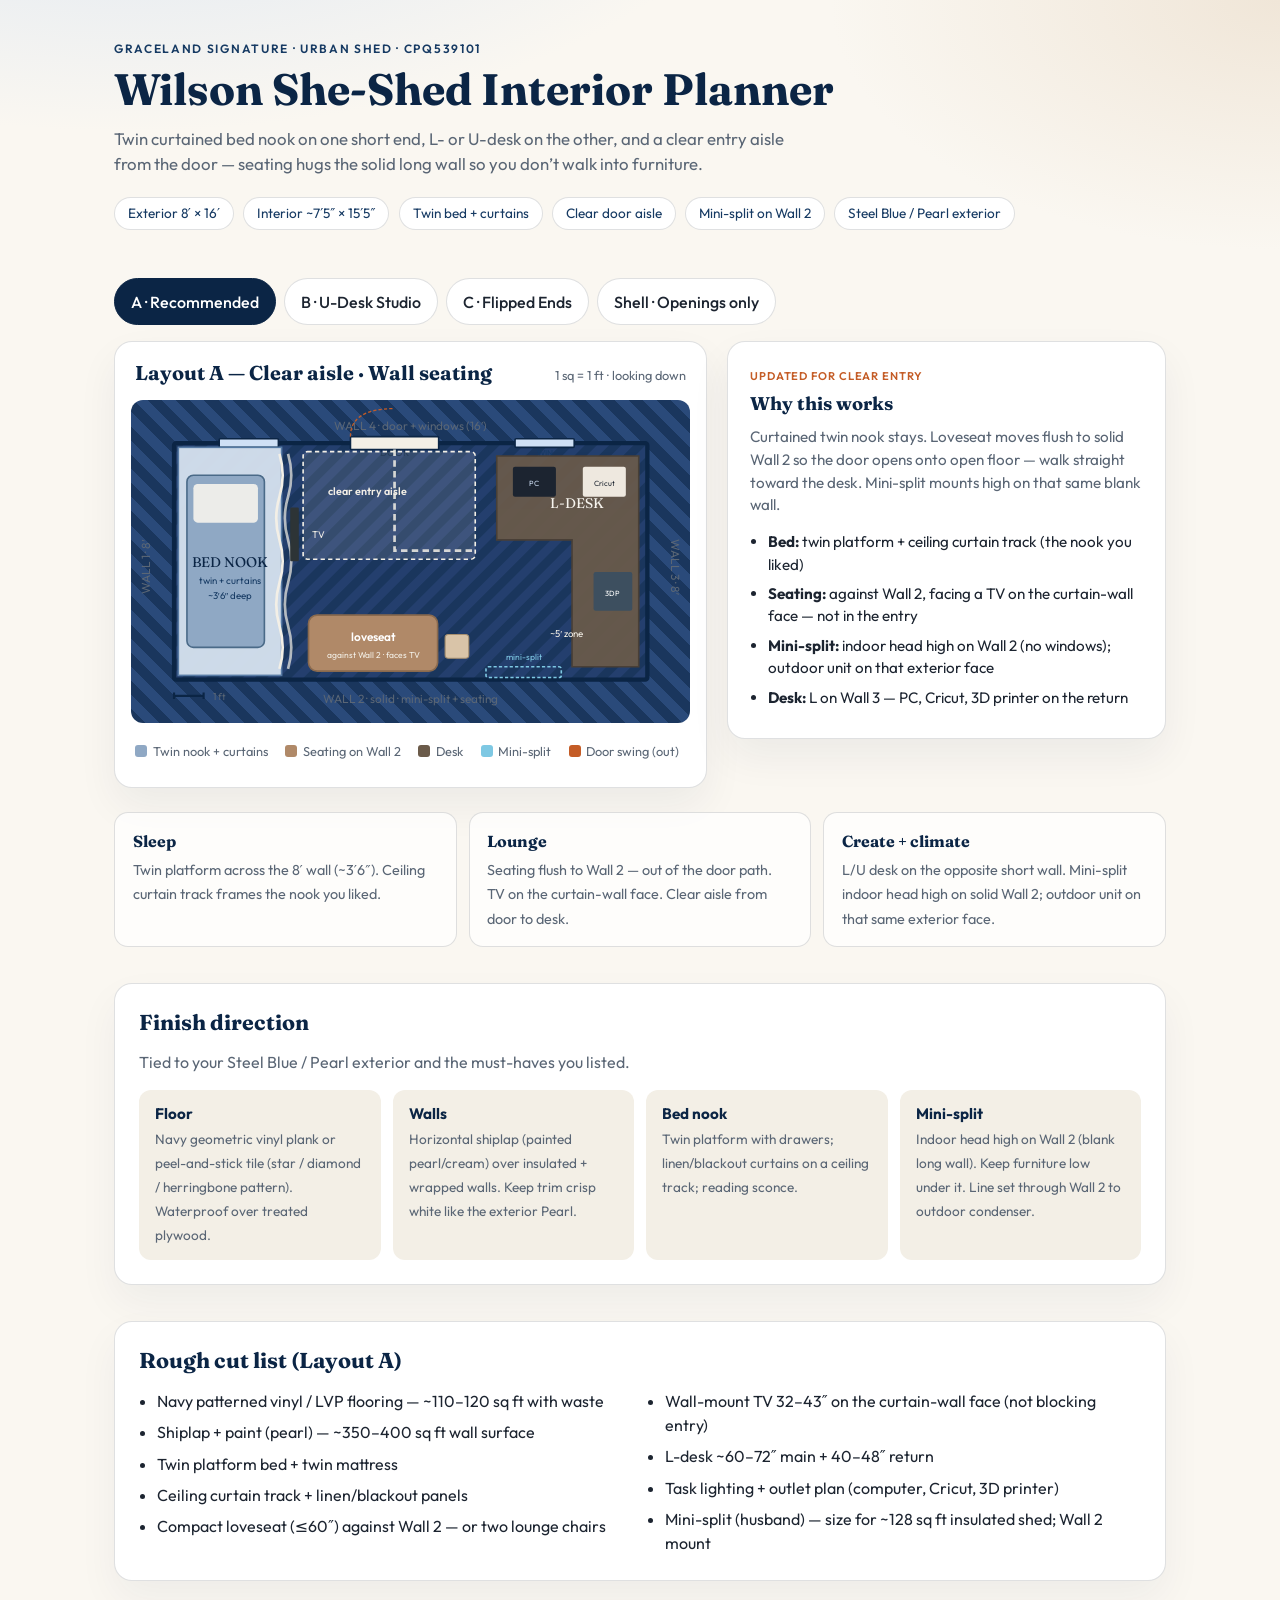
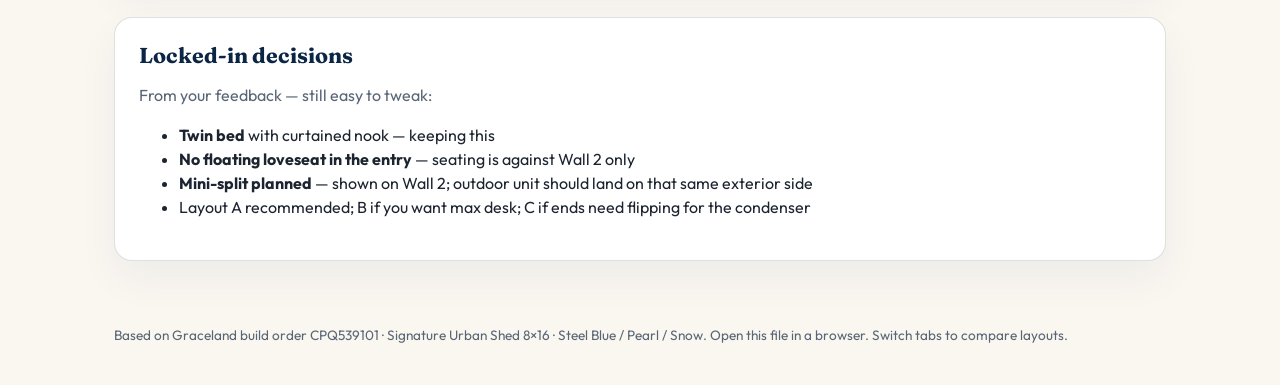
<file: she-shed/index.html>
<!DOCTYPE html>
<html lang="en">
<head>
  <meta charset="UTF-8" />
  <meta name="viewport" content="width=device-width, initial-scale=1" />
  <title>Wilson She-Shed · 8×16 Interior Planner</title>
  <link rel="preconnect" href="https://fonts.googleapis.com" />
  <link rel="preconnect" href="https://fonts.gstatic.com" crossorigin />
  <link href="https://fonts.googleapis.com/css2?family=Fraunces:opsz,wght@9..144,500;9..144,700&family=Outfit:wght@300;400;500;600&display=swap" rel="stylesheet" />
  <style>
    :root {
      --navy: #0b2545;
      --navy-mid: #163a63;
      --steel: #2c3e50;
      --pearl: #f3efe6;
      --cream: #faf7f1;
      --ink: #1c2430;
      --muted: #5a6675;
      --accent: #c45c26;
      --floor: #1a365d;
      --floor-light: #2a4a7a;
      --shiplap: #f7f4ee;
      --bed: #8fa8c4;
      --desk: #6b5b4a;
      --cozy: #b08968;
      --tv: #2d3436;
      --line: rgba(28, 36, 48, 0.14);
    }

    * { box-sizing: border-box; }
    body {
      margin: 0;
      font-family: "Outfit", system-ui, sans-serif;
      color: var(--ink);
      background:
        radial-gradient(1200px 600px at 10% -10%, #d9e4f2 0%, transparent 55%),
        radial-gradient(900px 500px at 100% 0%, #f0e6d8 0%, transparent 50%),
        var(--cream);
      line-height: 1.5;
    }

    header {
      padding: 2.5rem 1.5rem 1.25rem;
      max-width: 1100px;
      margin: 0 auto;
    }
    header .eyebrow {
      font-size: 0.75rem;
      letter-spacing: 0.14em;
      text-transform: uppercase;
      color: var(--navy-mid);
      font-weight: 600;
    }
    h1 {
      font-family: "Fraunces", Georgia, serif;
      font-weight: 700;
      font-size: clamp(1.9rem, 4vw, 2.75rem);
      line-height: 1.15;
      margin: 0.35rem 0 0.75rem;
      color: var(--navy);
    }
    .lede {
      max-width: 42rem;
      color: var(--muted);
      font-size: 1.05rem;
      margin: 0;
    }

    .spec-strip {
      display: flex;
      flex-wrap: wrap;
      gap: 0.6rem;
      margin-top: 1.25rem;
    }
    .chip {
      background: white;
      border: 1px solid var(--line);
      border-radius: 999px;
      padding: 0.35rem 0.8rem;
      font-size: 0.85rem;
      color: var(--navy-mid);
    }

    main {
      max-width: 1100px;
      margin: 0 auto;
      padding: 0 1.5rem 4rem;
    }

    .tabs {
      display: flex;
      flex-wrap: wrap;
      gap: 0.5rem;
      margin: 1.75rem 0 1rem;
    }
    .tab {
      appearance: none;
      border: 1px solid var(--line);
      background: white;
      color: var(--ink);
      font: inherit;
      font-weight: 500;
      padding: 0.65rem 1rem;
      border-radius: 999px;
      cursor: pointer;
      transition: background 0.15s, color 0.15s, border-color 0.15s;
    }
    .tab:hover { border-color: var(--navy-mid); }
    .tab[aria-selected="true"] {
      background: var(--navy);
      color: white;
      border-color: var(--navy);
    }

    .panel { display: none; }
    .panel.active { display: block; }

    .layout-grid {
      display: grid;
      grid-template-columns: minmax(0, 1.15fr) minmax(280px, 0.85fr);
      gap: 1.25rem;
      align-items: start;
    }
    @media (max-width: 860px) {
      .layout-grid { grid-template-columns: 1fr; }
    }

    .plan-card, .side-card {
      background: white;
      border: 1px solid var(--line);
      border-radius: 18px;
      overflow: hidden;
      box-shadow: 0 18px 40px rgba(11, 37, 69, 0.06);
    }
    .plan-card { padding: 1rem 1rem 0.75rem; }
    .plan-label {
      display: flex;
      justify-content: space-between;
      align-items: baseline;
      gap: 1rem;
      margin-bottom: 0.75rem;
      padding: 0 0.25rem;
    }
    .plan-label h2 {
      font-family: "Fraunces", Georgia, serif;
      font-size: 1.25rem;
      margin: 0;
      color: var(--navy);
    }
    .plan-label span {
      font-size: 0.8rem;
      color: var(--muted);
      white-space: nowrap;
    }

    svg.floorplan {
      width: 100%;
      height: auto;
      display: block;
      border-radius: 12px;
      background:
        repeating-linear-gradient(
          45deg,
          var(--floor) 0 10px,
          var(--floor-light) 10px 20px
        );
    }

    .side-card { padding: 1.25rem 1.35rem 1.4rem; }
    .side-card h3 {
      font-family: "Fraunces", Georgia, serif;
      margin: 0 0 0.5rem;
      font-size: 1.15rem;
      color: var(--navy);
    }
    .side-card p { margin: 0 0 0.85rem; color: var(--muted); font-size: 0.95rem; }
    .side-card ul {
      margin: 0;
      padding-left: 1.1rem;
      color: var(--ink);
      font-size: 0.95rem;
    }
    .side-card li { margin-bottom: 0.4rem; }
    .tag {
      display: inline-block;
      font-size: 0.7rem;
      letter-spacing: 0.08em;
      text-transform: uppercase;
      font-weight: 600;
      color: var(--accent);
      margin-bottom: 0.35rem;
    }

    .legend {
      display: flex;
      flex-wrap: wrap;
      gap: 0.75rem 1.1rem;
      margin-top: 0.85rem;
      padding: 0.35rem 0.25rem 0.85rem;
      font-size: 0.8rem;
      color: var(--muted);
    }
    .legend i {
      display: inline-block;
      width: 0.75rem;
      height: 0.75rem;
      border-radius: 3px;
      margin-right: 0.35rem;
      vertical-align: -1px;
    }

    .zones {
      display: grid;
      grid-template-columns: repeat(3, 1fr);
      gap: 0.75rem;
      margin: 1.5rem 0 0;
    }
    @media (max-width: 700px) {
      .zones { grid-template-columns: 1fr; }
    }
    .zone {
      background: rgba(255,255,255,0.72);
      border: 1px solid var(--line);
      border-radius: 14px;
      padding: 1rem 1.1rem;
    }
    .zone strong {
      display: block;
      font-family: "Fraunces", Georgia, serif;
      color: var(--navy);
      margin-bottom: 0.25rem;
    }
    .zone span { font-size: 0.9rem; color: var(--muted); }

    section.block {
      margin-top: 2.25rem;
      background: white;
      border: 1px solid var(--line);
      border-radius: 18px;
      padding: 1.4rem 1.5rem 1.55rem;
      box-shadow: 0 18px 40px rgba(11, 37, 69, 0.05);
    }
    section.block h2 {
      font-family: "Fraunces", Georgia, serif;
      margin: 0 0 0.65rem;
      color: var(--navy);
      font-size: 1.35rem;
    }
    section.block p { color: var(--muted); margin-top: 0; }
    .dims {
      display: grid;
      grid-template-columns: repeat(auto-fit, minmax(180px, 1fr));
      gap: 0.75rem;
      margin-top: 1rem;
    }
    .dim {
      background: var(--pearl);
      border-radius: 12px;
      padding: 0.85rem 1rem;
    }
    .dim b { display: block; color: var(--navy); font-size: 0.95rem; }
    .dim span { font-size: 0.85rem; color: var(--muted); }

    .shopping {
      columns: 2;
      column-gap: 2rem;
      margin: 0.75rem 0 0;
      padding-left: 1.1rem;
    }
    @media (max-width: 700px) { .shopping { columns: 1; } }
    .shopping li { break-inside: avoid; margin-bottom: 0.45rem; }

    footer {
      max-width: 1100px;
      margin: 0 auto;
      padding: 0 1.5rem 2.5rem;
      color: var(--muted);
      font-size: 0.85rem;
    }
  </style>
</head>
<body>
  <header>
    <div class="eyebrow">Graceland Signature · Urban Shed · CPQ539101</div>
    <h1>Wilson She-Shed Interior Planner</h1>
    <p class="lede">
      Twin curtained bed nook on one short end, L- or U-desk on the other, and a clear entry aisle
      from the door — seating hugs the solid long wall so you don’t walk into furniture.
    </p>
    <div class="spec-strip">
      <span class="chip">Exterior 8′ × 16′</span>
      <span class="chip">Interior ~7′5″ × 15′5″</span>
      <span class="chip">Twin bed + curtains</span>
      <span class="chip">Clear door aisle</span>
      <span class="chip">Mini-split on Wall 2</span>
      <span class="chip">Steel Blue / Pearl exterior</span>
    </div>
  </header>

  <main>
    <div class="tabs" role="tablist" aria-label="Layout options">
      <button class="tab" role="tab" id="tab-a" aria-selected="true" aria-controls="panel-a">A · Recommended</button>
      <button class="tab" role="tab" id="tab-b" aria-selected="false" aria-controls="panel-b">B · U-Desk Studio</button>
      <button class="tab" role="tab" id="tab-c" aria-selected="false" aria-controls="panel-c">C · Flipped Ends</button>
      <button class="tab" role="tab" id="tab-shell" aria-selected="false" aria-controls="panel-shell">Shell · Openings only</button>
    </div>

    <!-- ===================== OPTION A ===================== -->
    <div class="panel active" id="panel-a" role="tabpanel" aria-labelledby="tab-a">
      <div class="layout-grid">
        <div class="plan-card">
          <div class="plan-label">
            <h2>Layout A — Clear aisle · Wall seating</h2>
            <span>1 sq = 1 ft · looking down</span>
          </div>
          <svg class="floorplan" viewBox="0 0 520 300" xmlns="http://www.w3.org/2000/svg" aria-label="Top-down floor plan option A">
            <defs>
              <pattern id="navyFloor" patternUnits="userSpaceOnUse" width="16" height="16" patternTransform="rotate(45)">
                <rect width="16" height="16" fill="#1a365d"/>
                <rect width="8" height="16" fill="#243f6e"/>
              </pattern>
            </defs>

            <rect x="40" y="40" width="440" height="220" fill="url(#navyFloor)" stroke="#0b2545" stroke-width="4" rx="2"/>

            <text x="260" y="28" text-anchor="middle" font-family="Outfit,sans-serif" font-size="11" fill="#5a6675">WALL 4 · door + windows (16′)</text>
            <text x="260" y="282" text-anchor="middle" font-family="Outfit,sans-serif" font-size="11" fill="#5a6675">WALL 2 · solid · mini-split + seating</text>
            <text x="18" y="155" text-anchor="middle" font-family="Outfit,sans-serif" font-size="11" fill="#5a6675" transform="rotate(-90 18 155)">WALL 1 · 8′</text>
            <text x="502" y="155" text-anchor="middle" font-family="Outfit,sans-serif" font-size="11" fill="#5a6675" transform="rotate(90 502 155)">WALL 3 · 8′</text>

            <g fill="#cfe0f5" stroke="#0b2545" stroke-width="1.5">
              <rect x="82" y="36" width="55" height="8" rx="1"/>
              <rect x="204" y="34" width="82" height="12" rx="1" fill="#f3efe6"/>
              <rect x="357" y="36" width="55" height="8" rx="1"/>
            </g>
            <text x="245" y="52" text-anchor="middle" font-family="Outfit,sans-serif" font-size="9" fill="#0b2545">DOOR</text>
            <text x="110" y="52" text-anchor="middle" font-family="Outfit,sans-serif" font-size="8" fill="#163a63">WIN</text>
            <text x="385" y="52" text-anchor="middle" font-family="Outfit,sans-serif" font-size="8" fill="#163a63">WIN</text>
            <path d="M 204 34 Q 204 8 245 8" fill="none" stroke="#c45c26" stroke-width="1.2" stroke-dasharray="3 2"/>

            <!-- BED NOOK + curtains -->
            <rect x="44" y="44" width="96" height="212" fill="#d7e3f0" stroke="#5b7fa8" stroke-width="1.5" opacity="0.95"/>
            <rect x="52" y="70" width="72" height="160" rx="6" fill="#8fa8c4" stroke="#4a6a88" stroke-width="1.5"/>
            <rect x="58" y="78" width="60" height="36" rx="4" fill="#f7f4ee" opacity="0.9"/>
            <text x="92" y="155" text-anchor="middle" font-family="Fraunces,serif" font-size="13" fill="#0b2545">BED NOOK</text>
            <text x="92" y="171" text-anchor="middle" font-family="Outfit,sans-serif" font-size="9" fill="#163a63">twin + curtains</text>
            <text x="92" y="185" text-anchor="middle" font-family="Outfit,sans-serif" font-size="9" fill="#163a63">~3′6″ deep</text>
            <!-- fuller curtain indication -->
            <g stroke="#f3efe6" stroke-width="2.5">
              <path d="M138 50 Q144 70 138 90 Q132 110 138 130 Q144 150 138 170 Q132 190 138 210 Q144 230 138 250" fill="none"/>
              <path d="M146 50 Q152 70 146 90 Q140 110 146 130 Q152 150 146 170 Q140 190 146 210 Q152 230 146 250" fill="none" opacity="0.7"/>
            </g>

            <!-- TV on curtain-wall face (looks into room) -->
            <rect x="148" y="100" width="8" height="50" rx="1" fill="#2d3436"/>
            <text x="168" y="128" font-family="Outfit,sans-serif" font-size="9" fill="#f3efe6">TV</text>

            <!-- CLEAR ENTRY AISLE highlight -->
            <rect x="160" y="48" width="160" height="100" fill="rgba(243,239,230,0.12)" stroke="#f3efe6" stroke-width="1.5" stroke-dasharray="4 3" rx="4"/>
            <path d="M 245 46 L 245 140 L 320 140" fill="none" stroke="#f3efe6" stroke-width="2.5" stroke-dasharray="6 4" opacity="0.85"/>
            <text x="220" y="88" text-anchor="middle" font-family="Outfit,sans-serif" font-size="10" fill="#f3efe6" font-weight="600">clear entry aisle</text>

            <!-- Seating FLUSH to Wall 2 — not in door path -->
            <rect x="165" y="200" width="120" height="52" rx="8" fill="#b08968" stroke="#8a6a4e" stroke-width="1.5"/>
            <text x="225" y="224" text-anchor="middle" font-family="Outfit,sans-serif" font-size="11" fill="#fff" font-weight="600">loveseat</text>
            <text x="225" y="240" text-anchor="middle" font-family="Outfit,sans-serif" font-size="8" fill="#f3efe6">against Wall 2 · faces TV</text>
            <!-- small side table off to side, still on Wall 2 -->
            <rect x="292" y="218" width="22" height="22" rx="3" fill="#d9c4a8" stroke="#a89070" stroke-width="1"/>

            <!-- Mini-split high on Wall 2 (shown at wall edge) -->
            <rect x="330" y="248" width="70" height="10" rx="2" fill="none" stroke="#7ec8e3" stroke-width="1.5" stroke-dasharray="3 2"/>
            <text x="365" y="242" text-anchor="middle" font-family="Outfit,sans-serif" font-size="8" fill="#7ec8e3">mini-split</text>

            <!-- L-DESK on Wall 3 end -->
            <path d="M 340 52 H 472 V 248 H 410 V 130 H 340 Z" fill="#6b5b4a" stroke="#4d4033" stroke-width="1.5" opacity="0.92"/>
            <text x="415" y="100" text-anchor="middle" font-family="Fraunces,serif" font-size="13" fill="#f7f4ee">L-DESK</text>
            <rect x="355" y="62" width="40" height="28" rx="2" fill="#1c2430"/>
            <text x="375" y="80" text-anchor="middle" font-family="Outfit,sans-serif" font-size="7" fill="#cfe0f5">PC</text>
            <rect x="420" y="62" width="40" height="28" rx="2" fill="#eee8df"/>
            <text x="440" y="80" text-anchor="middle" font-family="Outfit,sans-serif" font-size="7" fill="#1c2430">Cricut</text>
            <rect x="430" y="160" width="36" height="36" rx="2" fill="#3d4f5f"/>
            <text x="448" y="182" text-anchor="middle" font-family="Outfit,sans-serif" font-size="7" fill="#fff">3DP</text>
            <text x="405" y="220" text-anchor="middle" font-family="Outfit,sans-serif" font-size="9" fill="#f3efe6">~5′ zone</text>

            <g transform="translate(40 275)">
              <line x1="0" y1="0" x2="27.5" y2="0" stroke="#0b2545" stroke-width="2"/>
              <line x1="0" y1="-3" x2="0" y2="3" stroke="#0b2545" stroke-width="2"/>
              <line x1="27.5" y1="-3" x2="27.5" y2="3" stroke="#0b2545" stroke-width="2"/>
              <text x="36" y="4" font-family="Outfit,sans-serif" font-size="9" fill="#5a6675">1 ft</text>
            </g>
          </svg>
          <div class="legend">
            <span><i style="background:#8fa8c4"></i>Twin nook + curtains</span>
            <span><i style="background:#b08968"></i>Seating on Wall 2</span>
            <span><i style="background:#6b5b4a"></i>Desk</span>
            <span><i style="background:#7ec8e3"></i>Mini-split</span>
            <span><i style="background:#c45c26"></i>Door swing (out)</span>
          </div>
        </div>

        <aside class="side-card">
          <div class="tag">Updated for clear entry</div>
          <h3>Why this works</h3>
          <p>
            Curtained twin nook stays. Loveseat moves flush to solid Wall&nbsp;2 so the door opens onto
            open floor — walk straight toward the desk. Mini-split mounts high on that same blank wall.
          </p>
          <ul>
            <li><strong>Bed:</strong> twin platform + ceiling curtain track (the nook you liked)</li>
            <li><strong>Seating:</strong> against Wall&nbsp;2, facing a TV on the curtain-wall face — not in the entry</li>
            <li><strong>Mini-split:</strong> indoor head high on Wall&nbsp;2 (no windows); outdoor unit on that exterior face</li>
            <li><strong>Desk:</strong> L on Wall&nbsp;3 — PC, Cricut, 3D printer on the return</li>
          </ul>
        </aside>
      </div>
    </div>

    <!-- ===================== OPTION B ===================== -->
    <div class="panel" id="panel-b" role="tabpanel" aria-labelledby="tab-b">
      <div class="layout-grid">
        <div class="plan-card">
          <div class="plan-label">
            <h2>Layout B — U-Desk Studio</h2>
            <span>max work surface · chair on Wall 2</span>
          </div>
          <svg class="floorplan" viewBox="0 0 520 300" xmlns="http://www.w3.org/2000/svg" aria-label="Top-down floor plan option B">
            <defs>
              <pattern id="navyFloorB" patternUnits="userSpaceOnUse" width="16" height="16" patternTransform="rotate(45)">
                <rect width="16" height="16" fill="#1a365d"/>
                <rect width="8" height="16" fill="#243f6e"/>
              </pattern>
            </defs>
            <rect x="40" y="40" width="440" height="220" fill="url(#navyFloorB)" stroke="#0b2545" stroke-width="4"/>
            <text x="260" y="28" text-anchor="middle" font-family="Outfit,sans-serif" font-size="11" fill="#5a6675">WALL 4 · door + windows</text>
            <g fill="#cfe0f5" stroke="#0b2545" stroke-width="1.5">
              <rect x="82" y="36" width="55" height="8" rx="1"/>
              <rect x="204" y="34" width="82" height="12" rx="1" fill="#f3efe6"/>
              <rect x="357" y="36" width="55" height="8" rx="1"/>
            </g>
            <path d="M 204 34 Q 204 8 245 8" fill="none" stroke="#c45c26" stroke-width="1.2" stroke-dasharray="3 2"/>

            <!-- bed + curtains -->
            <rect x="44" y="44" width="90" height="212" fill="#d7e3f0" stroke="#5b7fa8" stroke-width="1.5"/>
            <rect x="52" y="70" width="68" height="160" rx="6" fill="#8fa8c4" stroke="#4a6a88" stroke-width="1.5"/>
            <text x="86" y="155" text-anchor="middle" font-family="Fraunces,serif" font-size="12" fill="#0b2545">BED</text>
            <text x="86" y="171" text-anchor="middle" font-family="Outfit,sans-serif" font-size="9" fill="#163a63">twin + curtains</text>
            <g stroke="#f3efe6" stroke-width="2.5">
              <path d="M132 50 Q138 90 132 130 Q126 170 132 210 Q138 240 132 250" fill="none"/>
            </g>
            <rect x="136" y="105" width="8" height="40" rx="1" fill="#2d3436"/>
            <text x="155" y="128" font-family="Outfit,sans-serif" font-size="8" fill="#f3efe6">TV</text>

            <!-- clear aisle -->
            <path d="M 245 46 L 245 130 L 230 130" fill="none" stroke="#f3efe6" stroke-width="2" stroke-dasharray="5 4" opacity="0.8"/>
            <text x="200" y="80" font-family="Outfit,sans-serif" font-size="9" fill="#f3efe6">clear aisle</text>

            <!-- chair against Wall 2 -->
            <rect x="155" y="205" width="55" height="48" rx="8" fill="#b08968" stroke="#8a6a4e" stroke-width="1.5"/>
            <text x="182" y="233" text-anchor="middle" font-family="Outfit,sans-serif" font-size="10" fill="#fff">chair</text>

            <rect x="300" y="248" width="70" height="10" rx="2" fill="none" stroke="#7ec8e3" stroke-width="1.5" stroke-dasharray="3 2"/>
            <text x="335" y="242" text-anchor="middle" font-family="Outfit,sans-serif" font-size="8" fill="#7ec8e3">mini-split</text>

            <!-- U-DESK -->
            <path d="M 250 52 H 472 V 248 H 250 V 190 H 400 V 110 H 250 Z" fill="#6b5b4a" stroke="#4d4033" stroke-width="1.5"/>
            <text x="360" y="155" text-anchor="middle" font-family="Fraunces,serif" font-size="14" fill="#f7f4ee">U-DESK</text>
            <rect x="270" y="62" width="36" height="26" rx="2" fill="#1c2430"/>
            <text x="288" y="79" text-anchor="middle" font-family="Outfit,sans-serif" font-size="7" fill="#cfe0f5">PC</text>
            <rect x="420" y="62" width="40" height="26" rx="2" fill="#eee8df"/>
            <text x="440" y="79" text-anchor="middle" font-family="Outfit,sans-serif" font-size="7" fill="#1c2430">Cricut</text>
            <rect x="420" y="200" width="36" height="36" rx="2" fill="#3d4f5f"/>
            <text x="438" y="222" text-anchor="middle" font-family="Outfit,sans-serif" font-size="7" fill="#fff">3DP</text>
            <text x="340" y="230" text-anchor="middle" font-family="Outfit,sans-serif" font-size="9" fill="#f3efe6">wraps 3 sides · ~6′ zone</text>
          </svg>
          <div class="legend">
            <span><i style="background:#8fa8c4"></i>Bed</span>
            <span><i style="background:#b08968"></i>Chair on Wall 2</span>
            <span><i style="background:#6b5b4a"></i>U-desk</span>
            <span><i style="background:#7ec8e3"></i>Mini-split</span>
          </div>
        </div>
        <aside class="side-card">
          <div class="tag">Max maker surface</div>
          <h3>Tradeoff</h3>
          <p>
            U-desk gives dedicated runs for computer, Cricut, and 3D printer. Cozy zone is one lounge chair
            on Wall&nbsp;2 — entry stays open.
          </p>
          <ul>
            <li>Best if crafting is the primary use</li>
            <li>Keep bed curtains closed when printing</li>
            <li>Same mini-split placement on Wall&nbsp;2</li>
          </ul>
        </aside>
      </div>
    </div>

    <!-- ===================== OPTION C ===================== -->
    <div class="panel" id="panel-c" role="tabpanel" aria-labelledby="tab-c">
      <div class="layout-grid">
        <div class="plan-card">
          <div class="plan-label">
            <h2>Layout C — Flipped Ends</h2>
            <span>desk on Wall 1 · bed on Wall 3 · clear aisle</span>
          </div>
          <svg class="floorplan" viewBox="0 0 520 300" xmlns="http://www.w3.org/2000/svg" aria-label="Top-down floor plan option C">
            <defs>
              <pattern id="navyFloorC" patternUnits="userSpaceOnUse" width="16" height="16" patternTransform="rotate(45)">
                <rect width="16" height="16" fill="#1a365d"/>
                <rect width="8" height="16" fill="#243f6e"/>
              </pattern>
            </defs>
            <rect x="40" y="40" width="440" height="220" fill="url(#navyFloorC)" stroke="#0b2545" stroke-width="4"/>
            <text x="260" y="28" text-anchor="middle" font-family="Outfit,sans-serif" font-size="11" fill="#5a6675">WALL 4 · door + windows</text>
            <g fill="#cfe0f5" stroke="#0b2545" stroke-width="1.5">
              <rect x="82" y="36" width="55" height="8" rx="1"/>
              <rect x="204" y="34" width="82" height="12" rx="1" fill="#f3efe6"/>
              <rect x="357" y="36" width="55" height="8" rx="1"/>
            </g>
            <path d="M 204 34 Q 204 8 245 8" fill="none" stroke="#c45c26" stroke-width="1.2" stroke-dasharray="3 2"/>

            <!-- L-desk Wall 1 -->
            <path d="M 48 52 H 190 V 130 H 120 V 248 H 48 Z" fill="#6b5b4a" stroke="#4d4033" stroke-width="1.5"/>
            <text x="95" y="100" text-anchor="middle" font-family="Fraunces,serif" font-size="12" fill="#f7f4ee">L-DESK</text>
            <rect x="58" y="62" width="36" height="24" rx="2" fill="#1c2430"/>
            <text x="76" y="78" text-anchor="middle" font-family="Outfit,sans-serif" font-size="7" fill="#cfe0f5">PC</text>
            <rect x="110" y="62" width="36" height="24" rx="2" fill="#eee8df"/>
            <text x="128" y="78" text-anchor="middle" font-family="Outfit,sans-serif" font-size="7" fill="#1c2430">Cricut</text>
            <rect x="58" y="190" width="32" height="32" rx="2" fill="#3d4f5f"/>
            <text x="74" y="210" text-anchor="middle" font-family="Outfit,sans-serif" font-size="7" fill="#fff">3DP</text>

            <!-- clear aisle -->
            <path d="M 245 46 L 245 140" fill="none" stroke="#f3efe6" stroke-width="2.5" stroke-dasharray="6 4" opacity="0.85"/>
            <text x="245" y="88" text-anchor="middle" font-family="Outfit,sans-serif" font-size="9" fill="#f3efe6">clear aisle</text>

            <!-- seating on Wall 2 -->
            <rect x="235" y="200" width="120" height="52" rx="8" fill="#b08968" stroke="#8a6a4e" stroke-width="1.5"/>
            <text x="295" y="224" text-anchor="middle" font-family="Outfit,sans-serif" font-size="11" fill="#fff" font-weight="600">loveseat</text>
            <text x="295" y="240" text-anchor="middle" font-family="Outfit,sans-serif" font-size="8" fill="#f3efe6">against Wall 2</text>

            <rect x="150" y="248" width="70" height="10" rx="2" fill="none" stroke="#7ec8e3" stroke-width="1.5" stroke-dasharray="3 2"/>
            <text x="185" y="242" text-anchor="middle" font-family="Outfit,sans-serif" font-size="8" fill="#7ec8e3">mini-split</text>

            <!-- bed Wall 3 + curtains -->
            <rect x="380" y="44" width="96" height="212" fill="#d7e3f0" stroke="#5b7fa8" stroke-width="1.5"/>
            <rect x="396" y="70" width="72" height="160" rx="6" fill="#8fa8c4" stroke="#4a6a88" stroke-width="1.5"/>
            <text x="432" y="155" text-anchor="middle" font-family="Fraunces,serif" font-size="13" fill="#0b2545">BED NOOK</text>
            <text x="432" y="171" text-anchor="middle" font-family="Outfit,sans-serif" font-size="9" fill="#163a63">twin + curtains</text>
            <g stroke="#f3efe6" stroke-width="2.5">
              <path d="M382 50 Q376 90 382 130 Q388 170 382 210 Q376 240 382 250" fill="none"/>
            </g>
            <rect x="364" y="100" width="8" height="50" rx="1" fill="#2d3436"/>
            <text x="350" y="128" text-anchor="end" font-family="Outfit,sans-serif" font-size="9" fill="#f3efe6">TV</text>
          </svg>
          <div class="legend">
            <span><i style="background:#6b5b4a"></i>Desk @ Wall 1</span>
            <span><i style="background:#8fa8c4"></i>Bed @ Wall 3</span>
            <span><i style="background:#7ec8e3"></i>Mini-split</span>
          </div>
        </div>
        <aside class="side-card">
          <div class="tag">Same idea, swapped</div>
          <h3>When to flip</h3>
          <p>
            Same clear-aisle plan with bed and desk ends swapped — useful if the outdoor mini-split
            condenser sits better on one short-end side of the yard.
          </p>
          <ul>
            <li>Curtained twin nook preserved</li>
            <li>Seating still on Wall&nbsp;2, out of the door path</li>
          </ul>
        </aside>
      </div>
    </div>

    <!-- ===================== SHELL ===================== -->
    <div class="panel" id="panel-shell" role="tabpanel" aria-labelledby="tab-shell">
      <div class="layout-grid">
        <div class="plan-card">
          <div class="plan-label">
            <h2>Empty shell — openings from build order</h2>
            <span>Wall 4 = door wall</span>
          </div>
          <svg class="floorplan" viewBox="0 0 520 300" xmlns="http://www.w3.org/2000/svg" aria-label="Empty shell floor plan">
            <rect x="40" y="40" width="440" height="220" fill="#f7f4ee" stroke="#0b2545" stroke-width="4"/>
            <!-- grid 1ft -->
            <g stroke="rgba(11,37,69,0.08)" stroke-width="1">
              <!-- 16 ft columns, 8 ft rows: 440/16=27.5, 220/8=27.5 -->
            </g>
            <g stroke="rgba(11,37,69,0.1)" stroke-width="1">
              <path d="M67.5 40 V260 M95 40 V260 M122.5 40 V260 M150 40 V260 M177.5 40 V260 M205 40 V260 M232.5 40 V260 M260 40 V260 M287.5 40 V260 M315 40 V260 M342.5 40 V260 M370 40 V260 M397.5 40 V260 M425 40 V260 M452.5 40 V260"/>
              <path d="M40 67.5 H480 M40 95 H480 M40 122.5 H480 M40 150 H480 M40 177.5 H480 M40 205 H480 M40 232.5 H480"/>
            </g>
            <text x="260" y="28" text-anchor="middle" font-family="Outfit,sans-serif" font-size="11" fill="#5a6675">WALL 4 (16′) — all openings</text>
            <text x="260" y="282" text-anchor="middle" font-family="Outfit,sans-serif" font-size="11" fill="#5a6675">WALL 2 (16′) — blank</text>
            <text x="18" y="155" text-anchor="middle" font-family="Outfit,sans-serif" font-size="11" fill="#5a6675" transform="rotate(-90 18 155)">W1</text>
            <text x="502" y="155" text-anchor="middle" font-family="Outfit,sans-serif" font-size="11" fill="#5a6675" transform="rotate(90 502 155)">W3</text>

            <g fill="#cfe0f5" stroke="#0b2545" stroke-width="1.5">
              <rect x="82" y="36" width="55" height="8" rx="1"/>
              <rect x="204" y="34" width="82" height="12" rx="1" fill="#fff"/>
              <rect x="357" y="36" width="55" height="8" rx="1"/>
            </g>
            <text x="110" y="58" text-anchor="middle" font-family="Outfit,sans-serif" font-size="9" fill="#163a63">24×36 @ 3′</text>
            <text x="245" y="58" text-anchor="middle" font-family="Outfit,sans-serif" font-size="9" fill="#0b2545">36″ door @ 8′</text>
            <text x="385" y="58" text-anchor="middle" font-family="Outfit,sans-serif" font-size="9" fill="#163a63">24×36 @ 13′</text>
            <path d="M 204 34 Q 204 8 245 8" fill="none" stroke="#c45c26" stroke-width="1.2" stroke-dasharray="3 2"/>
            <text x="260" y="150" text-anchor="middle" font-family="Fraunces,serif" font-size="16" fill="#0b2545">8′ × 16′</text>
            <text x="260" y="170" text-anchor="middle" font-family="Outfit,sans-serif" font-size="11" fill="#5a6675">+ 7 transom windows across Wall 4</text>
          </svg>
        </div>
        <aside class="side-card">
          <div class="tag">From CPQ539101</div>
          <h3>Openings</h3>
          <ul>
            <li>Walls 1–3: no doors or windows</li>
            <li>Wall 4: LHOS 9-lite door centered, windows flanking, 7×10×23 transoms</li>
            <li>No loft — full ceiling height available for curtains / floating shelves</li>
          </ul>
        </aside>
      </div>
    </div>

    <div class="zones">
      <div class="zone">
        <strong>Sleep</strong>
        <span>Twin platform across the 8′ wall (~3′6″). Ceiling curtain track frames the nook you liked.</span>
      </div>
      <div class="zone">
        <strong>Lounge</strong>
        <span>Seating flush to Wall&nbsp;2 — out of the door path. TV on the curtain-wall face. Clear aisle from door to desk.</span>
      </div>
      <div class="zone">
        <strong>Create + climate</strong>
        <span>L/U desk on the opposite short wall. Mini-split indoor head high on solid Wall&nbsp;2; outdoor unit on that same exterior face.</span>
      </div>
    </div>

    <section class="block">
      <h2>Finish direction</h2>
      <p>Tied to your Steel Blue / Pearl exterior and the must-haves you listed.</p>
      <div class="dims">
        <div class="dim">
          <b>Floor</b>
          <span>Navy geometric vinyl plank or peel-and-stick tile (star / diamond / herringbone pattern). Waterproof over treated plywood.</span>
        </div>
        <div class="dim">
          <b>Walls</b>
          <span>Horizontal shiplap (painted pearl/cream) over insulated + wrapped walls. Keep trim crisp white like the exterior Pearl.</span>
        </div>
        <div class="dim">
          <b>Bed nook</b>
          <span>Twin platform with drawers; linen/blackout curtains on a ceiling track; reading sconce.</span>
        </div>
        <div class="dim">
          <b>Mini-split</b>
          <span>Indoor head high on Wall&nbsp;2 (blank long wall). Keep furniture low under it. Line set through Wall&nbsp;2 to outdoor condenser.</span>
        </div>
      </div>
    </section>

    <section class="block">
      <h2>Rough cut list (Layout A)</h2>
      <ul class="shopping">
        <li>Navy patterned vinyl / LVP flooring — ~110–120 sq ft with waste</li>
        <li>Shiplap + paint (pearl) — ~350–400 sq ft wall surface</li>
        <li>Twin platform bed + twin mattress</li>
        <li>Ceiling curtain track + linen/blackout panels</li>
        <li>Compact loveseat (≤60″) against Wall 2 — or two lounge chairs</li>
        <li>Wall-mount TV 32–43″ on the curtain-wall face (not blocking entry)</li>
        <li>L-desk ~60–72″ main + 40–48″ return</li>
        <li>Task lighting + outlet plan (computer, Cricut, 3D printer)</li>
        <li>Mini-split (husband) — size for ~128 sq ft insulated shed; Wall 2 mount</li>
      </ul>
    </section>

    <section class="block">
      <h2>Locked-in decisions</h2>
      <p style="margin-bottom:0.75rem">
        From your feedback — still easy to tweak:
      </p>
      <ul>
        <li><strong>Twin bed</strong> with curtained nook — keeping this</li>
        <li><strong>No floating loveseat in the entry</strong> — seating is against Wall&nbsp;2 only</li>
        <li><strong>Mini-split planned</strong> — shown on Wall&nbsp;2; outdoor unit should land on that same exterior side</li>
        <li>Layout A recommended; B if you want max desk; C if ends need flipping for the condenser</li>
      </ul>
    </section>
  </main>

  <footer>
    Based on Graceland build order CPQ539101 · Signature Urban Shed 8×16 · Steel Blue / Pearl / Snow.
    Open this file in a browser. Switch tabs to compare layouts.
  </footer>

  <script>
    const tabs = [...document.querySelectorAll('.tab')];
    const panels = [...document.querySelectorAll('.panel')];
    tabs.forEach((tab) => {
      tab.addEventListener('click', () => {
        tabs.forEach((t) => t.setAttribute('aria-selected', String(t === tab)));
        panels.forEach((p) => p.classList.toggle('active', p.id === tab.getAttribute('aria-controls')));
      });
    });
  </script>
</body>
</html>
</file>
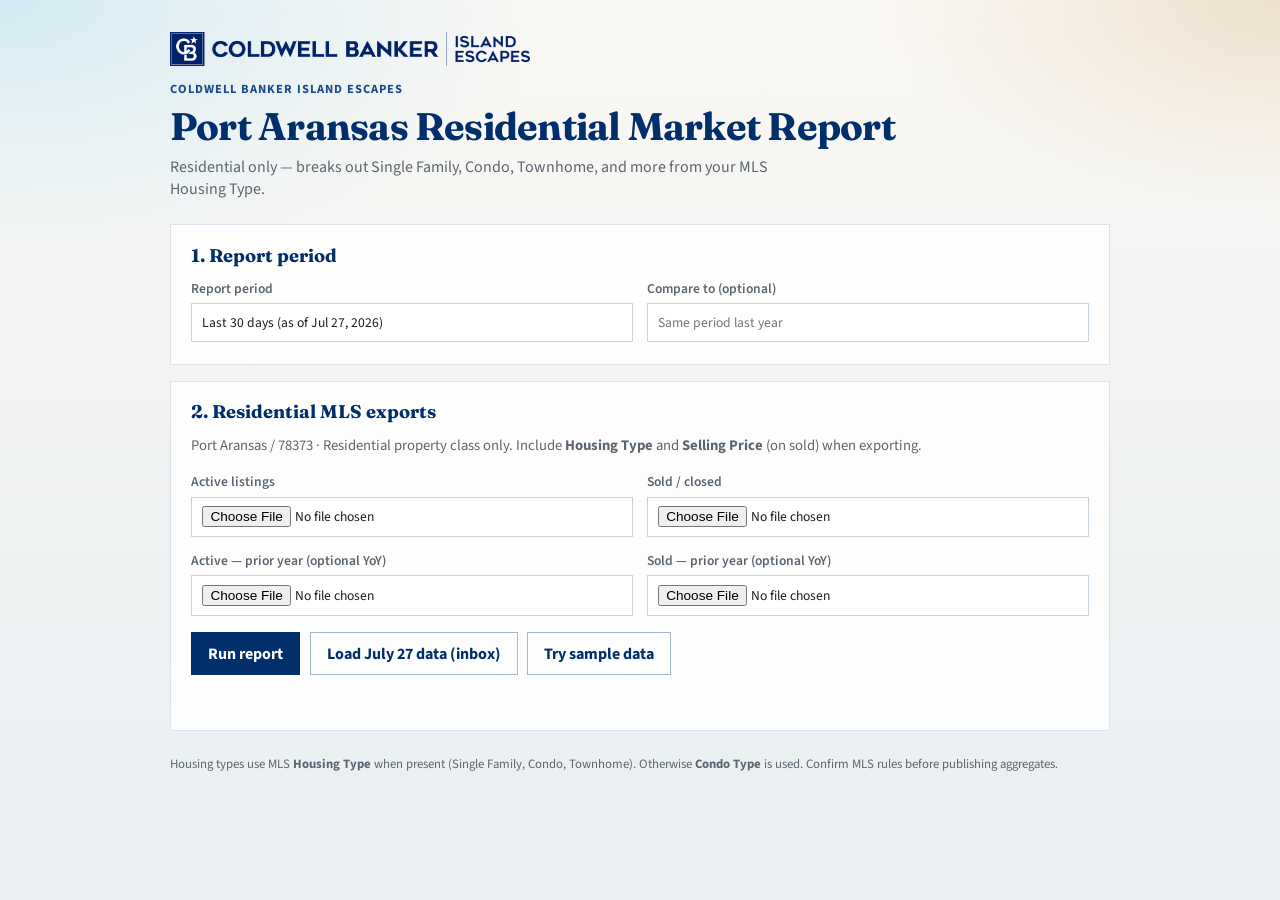
<file: src/index.html>
<!DOCTYPE html>
<html lang="en">
<head>
  <meta charset="utf-8" />
  <meta name="viewport" content="width=device-width, initial-scale=1" />
  <title>Port Aransas Residential Market Report</title>
  <link rel="preconnect" href="https://fonts.googleapis.com" />
  <link rel="preconnect" href="https://fonts.gstatic.com" crossorigin />
  <link href="https://fonts.googleapis.com/css2?family=Fraunces:opsz,wght@9..144,500;9..144,700&family=Source+Sans+3:wght@400;600;700&display=swap" rel="stylesheet" />
  <link rel="stylesheet" href="styles.css" />
</head>
<body>
  <div class="shell">
    <header class="top">
      <div>
        <img id="headerLogo" class="app-logo" alt="Coldwell Banker Island Escapes" hidden />
        <p class="eyebrow" id="brandName">Coldwell Banker Island Escapes</p>
        <h1>Port Aransas Residential Market Report</h1>
        <p class="lede">Residential only — breaks out Single Family, Condo, Townhome, and more from your MLS Housing Type.</p>
      </div>
    </header>

    <section class="panel">
      <h2>1. Report period</h2>
      <div class="row">
        <label>Report period
          <input id="reportMonth" type="text" placeholder="Last 30 days (as of Jul 27, 2026)" value="Last 30 days (as of Jul 27, 2026)" />
        </label>
        <label>Compare to (optional)
          <input id="priorMonth" type="text" placeholder="Same period last year" value="" />
        </label>
      </div>
    </section>

    <section class="panel">
      <h2>2. Residential MLS exports</h2>
      <p class="hint">Port Aransas / 78373 · Residential property class only. Include <strong>Housing Type</strong> and <strong>Selling Price</strong> (on sold) when exporting.</p>
      <div class="uploads">
        <label>Active listings
          <input id="resActive" type="file" accept=".csv,text/csv" />
        </label>
        <label>Sold / closed
          <input id="resSold" type="file" accept=".csv,text/csv" />
        </label>
        <label>Active — prior year (optional YoY)
          <input id="resActivePrior" type="file" accept=".csv,text/csv" />
        </label>
        <label>Sold — prior year (optional YoY)
          <input id="resSoldPrior" type="file" accept=".csv,text/csv" />
        </label>
      </div>
      <div class="actions">
        <button type="button" class="primary" id="runBtn">Run report</button>
        <button type="button" class="ghost" id="inboxBtn">Load July 27 data (inbox)</button>
        <button type="button" class="ghost" id="sampleBtn">Try sample data</button>
      </div>
      <p class="status" id="status" role="status"></p>
    </section>

    <section class="panel results" id="results" hidden>
      <h2>3. Outputs</h2>

      <div class="out-block">
        <div class="out-head">
          <h3>Branded one-pager</h3>
          <div class="actions compact">
            <button type="button" id="downloadReport">Download HTML</button>
            <button type="button" id="printReport">Print / Save PDF</button>
          </div>
        </div>
        <iframe id="reportPreview" title="Report preview"></iframe>
      </div>

      <div class="out-block">
        <div class="out-head">
          <h3>Social graphics</h3>
          <div class="actions compact">
            <button type="button" id="downloadSquare">Download square PNG</button>
            <button type="button" id="downloadStory">Download story PNG</button>
          </div>
        </div>
        <div class="social-grid">
          <figure>
            <canvas id="socialSquare" width="1080" height="1080"></canvas>
            <figcaption>Feed square · coastal snapshot</figcaption>
          </figure>
          <figure>
            <canvas id="socialStory" width="1080" height="1920"></canvas>
            <figcaption>Story / Reel · taller island check-in</figcaption>
          </figure>
        </div>
      </div>

      <div class="out-block">
        <div class="out-head">
          <h3>E-newsletter</h3>
          <div class="actions compact">
            <button type="button" id="copyNewsletter">Copy plain text</button>
          </div>
        </div>
        <label>Subject
          <input id="newsletterSubject" type="text" readonly />
        </label>
        <label>Plain text
          <textarea id="newsletterText" rows="14" readonly></textarea>
        </label>
        <label>HTML snippet
          <textarea id="newsletterHtml" rows="10" readonly></textarea>
        </label>
      </div>
    </section>

    <footer class="foot">
      <p>Housing types use MLS <strong>Housing Type</strong> when present (Single Family, Condo, Townhome). Otherwise <strong>Condo Type</strong> is used. Confirm MLS rules before publishing aggregates.</p>
    </footer>
  </div>

  <script src="brand.js"></script>
  <script src="logos.js"></script>
  <script src="samples.js"></script>
  <script src="inbox-data.js"></script>
  <script src="stats.js"></script>
  <script src="outputs.js"></script>
  <script src="app.js"></script>
</body>
</html>
</file>
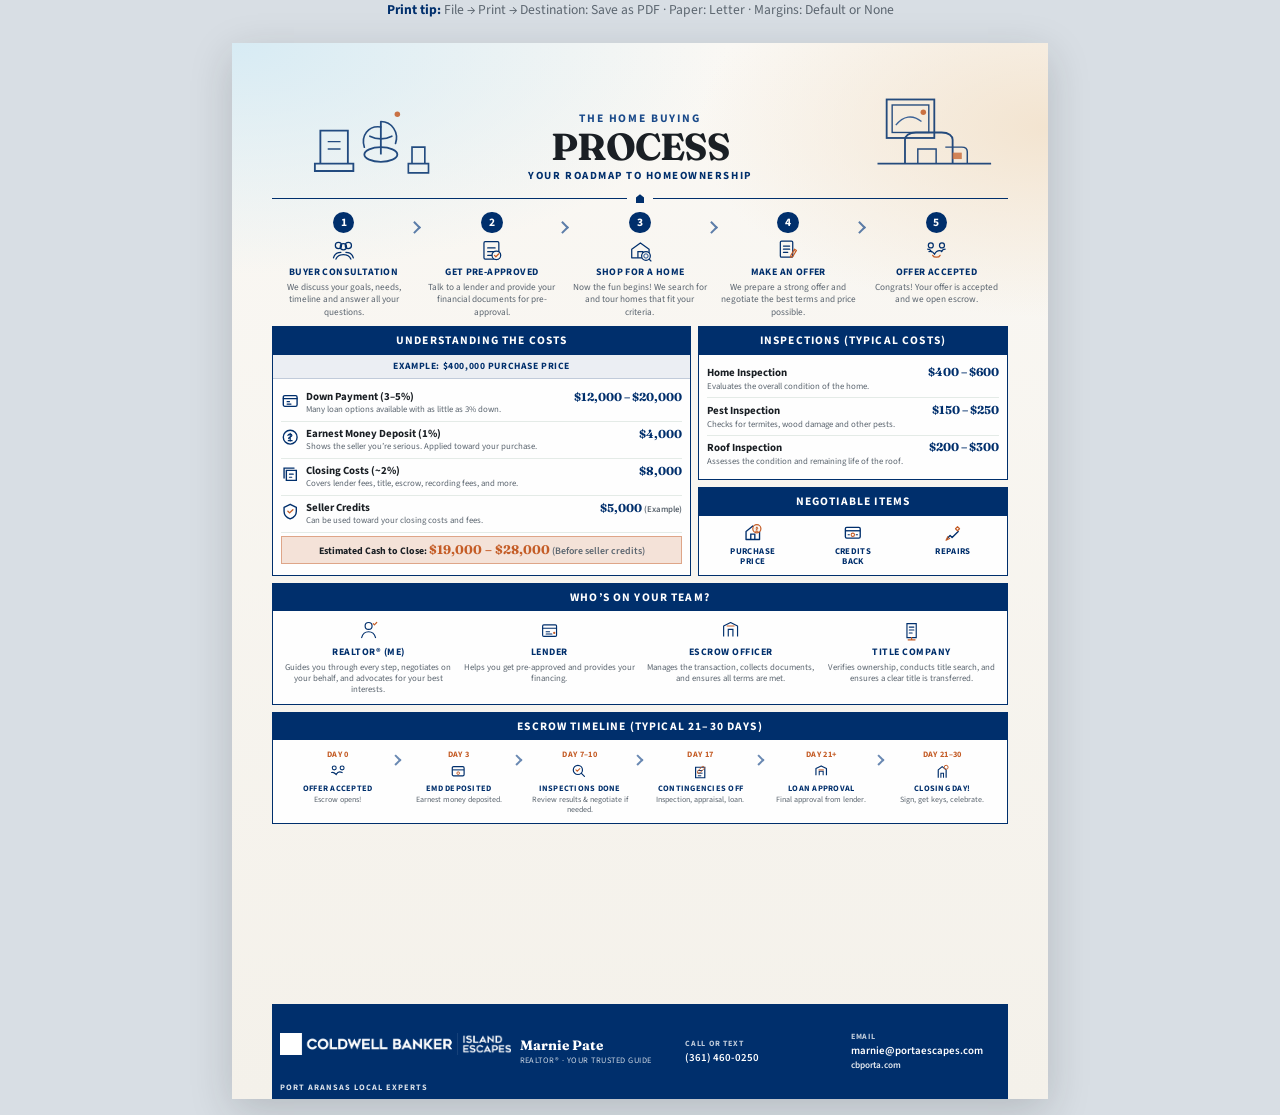
<file: flyers/home-buying-process.html>
<!DOCTYPE html>
<html lang="en">
<head>
<meta charset="utf-8" />
<meta name="viewport" content="width=device-width, initial-scale=1" />
<title>The Home Buying Process — Coldwell Banker Island Escapes</title>
<link rel="preconnect" href="https://fonts.googleapis.com" />
<link rel="preconnect" href="https://fonts.gstatic.com" crossorigin />
<link href="https://fonts.googleapis.com/css2?family=Fraunces:opsz,wght@9..144,500;9..144,700&family=Source+Sans+3:wght@400;600;700&display=swap" rel="stylesheet" />
<style>
  :root {
    --sand: #F4F1EA;
    --foam: #FAF8F4;
    --gulf: #002F6C;
    --tide: #1A4A8A;
    --coral: #C45C26;
    --ink: #1A1F24;
    --muted: #5C6670;
    --line: color-mix(in srgb, var(--gulf) 18%, transparent);
  }

  * { box-sizing: border-box; margin: 0; padding: 0; }

  @page {
    size: letter;
    margin: 0.35in;
  }

  html, body {
    background: #d8dee4;
  }

  body {
    color: var(--ink);
    font-family: "Source Sans 3", system-ui, sans-serif;
    -webkit-print-color-adjust: exact;
    print-color-adjust: exact;
  }

  .sheet {
    width: 8.5in;
    min-height: 11in;
    margin: 1rem auto;
    background:
      radial-gradient(900px 420px at 0% 0%, #d7ebf4 0%, transparent 55%),
      radial-gradient(700px 380px at 100% 8%, #f3e4d0 0%, transparent 50%),
      linear-gradient(180deg, var(--foam), var(--sand));
    display: flex;
    flex-direction: column;
    padding: 0.42in 0.42in 0;
    box-shadow: 0 12px 40px rgba(26, 31, 36, 0.18);
  }

  /* —— Header —— */
  .header {
    display: grid;
    grid-template-columns: 1.1fr 2.2fr 1.1fr;
    align-items: end;
    gap: 0.35rem;
    padding-bottom: 0.28rem;
  }

  .deco {
    opacity: 0.85;
    color: var(--gulf);
  }
  .deco svg { width: 100%; height: auto; max-height: 1.05in; display: block; }
  .deco-right { justify-self: end; }

  .titles { text-align: center; padding-bottom: 0.1rem; }
  .titles .eyebrow {
    font-size: 0.72rem;
    font-weight: 700;
    letter-spacing: 0.16em;
    text-transform: uppercase;
    color: var(--tide);
  }
  .titles h1 {
    font-family: Fraunces, Georgia, serif;
    font-weight: 700;
    font-size: 2.35rem;
    line-height: 0.95;
    color: var(--ink);
    letter-spacing: -0.02em;
    margin: 0.12rem 0 0.2rem;
  }
  .titles .sub {
    font-size: 0.68rem;
    font-weight: 700;
    letter-spacing: 0.14em;
    text-transform: uppercase;
    color: var(--gulf);
  }

  .divider {
    display: flex;
    align-items: center;
    gap: 0.55rem;
    margin: 0.35rem 0 0.55rem;
  }
  .divider::before, .divider::after {
    content: "";
    flex: 1;
    height: 1.5px;
    background: var(--gulf);
  }
  .divider .house {
    width: 0.55rem;
    height: 0.55rem;
    background: var(--gulf);
    clip-path: polygon(50% 0%, 100% 40%, 100% 100%, 0 100%, 0 40%);
    flex-shrink: 0;
  }

  /* —— Steps —— */
  .steps {
    display: grid;
    grid-template-columns: repeat(5, 1fr);
    gap: 0.35rem;
    margin-bottom: 0.55rem;
  }
  .step {
    text-align: center;
    position: relative;
    padding: 0 0.15rem;
  }
  .step:not(:last-child)::after {
    content: "";
    position: absolute;
    top: 0.72rem;
    right: -0.28rem;
    width: 0.45rem;
    height: 0.45rem;
    border-top: 2px dashed var(--tide);
    border-right: 2px dashed var(--tide);
    transform: rotate(45deg);
    opacity: 0.7;
  }
  .step-num {
    width: 1.35rem;
    height: 1.35rem;
    margin: 0 auto 0.28rem;
    border-radius: 50%;
    background: var(--gulf);
    color: white;
    font-weight: 700;
    font-size: 0.72rem;
    display: grid;
    place-items: center;
  }
  .step-icon {
    width: 1.55rem;
    height: 1.55rem;
    margin: 0 auto 0.28rem;
    color: var(--gulf);
  }
  .step-icon svg { width: 100%; height: 100%; }
  .step h3 {
    font-size: 0.62rem;
    font-weight: 700;
    letter-spacing: 0.04em;
    text-transform: uppercase;
    color: var(--gulf);
    margin-bottom: 0.18rem;
    line-height: 1.15;
  }
  .step p {
    font-size: 0.58rem;
    line-height: 1.3;
    color: var(--muted);
  }

  /* —— Mid grid —— */
  .mid {
    display: grid;
    grid-template-columns: 1.15fr 0.85fr;
    gap: 0.45rem;
    margin-bottom: 0.45rem;
  }

  .panel {
    border: 1.5px solid var(--gulf);
    background: color-mix(in srgb, white 88%, var(--foam));
    overflow: hidden;
  }
  .panel-head {
    background: var(--gulf);
    color: white;
    text-align: center;
    font-size: 0.72rem;
    font-weight: 700;
    letter-spacing: 0.1em;
    text-transform: uppercase;
    padding: 0.32rem 0.5rem;
  }
  .panel-body { padding: 0.4rem 0.5rem 0.45rem; }

  .example-bar {
    background: color-mix(in srgb, var(--gulf) 8%, white);
    text-align: center;
    font-size: 0.6rem;
    font-weight: 700;
    letter-spacing: 0.06em;
    text-transform: uppercase;
    color: var(--gulf);
    padding: 0.28rem 0.4rem;
    border-bottom: 1px solid var(--line);
  }

  .cost-row {
    display: grid;
    grid-template-columns: 1.15rem 1fr auto;
    gap: 0.4rem;
    align-items: start;
    padding: 0.32rem 0;
    border-bottom: 1px solid #e4ebe7;
  }
  .cost-row:last-of-type { border-bottom: none; }
  .cost-ico {
    width: 1.15rem;
    height: 1.15rem;
    color: var(--gulf);
    margin-top: 0.05rem;
  }
  .cost-ico svg { width: 100%; height: 100%; }
  .cost-copy h4 {
    font-size: 0.68rem;
    font-weight: 700;
    color: var(--ink);
    line-height: 1.2;
  }
  .cost-copy p {
    font-size: 0.55rem;
    color: var(--muted);
    line-height: 1.3;
    margin-top: 0.08rem;
  }
  .cost-amt {
    font-family: Fraunces, Georgia, serif;
    font-weight: 700;
    font-size: 0.72rem;
    color: var(--gulf);
    white-space: nowrap;
    text-align: right;
  }

  .cash-bar {
    margin-top: 0.2rem;
    background: color-mix(in srgb, var(--coral) 18%, white);
    border: 1px solid color-mix(in srgb, var(--coral) 45%, transparent);
    padding: 0.32rem 0.45rem;
    text-align: center;
    font-size: 0.62rem;
    font-weight: 700;
    color: var(--ink);
  }
  .cash-bar strong {
    color: var(--coral);
    font-family: Fraunces, Georgia, serif;
    font-size: 0.78rem;
  }

  .inspect-row {
    display: grid;
    grid-template-columns: 1fr auto;
    gap: 0.35rem;
    padding: 0.28rem 0;
    border-bottom: 1px solid #e4ebe7;
  }
  .inspect-row:last-child { border-bottom: none; }
  .inspect-row h4 {
    font-size: 0.68rem;
    font-weight: 700;
    color: var(--ink);
  }
  .inspect-row p {
    font-size: 0.55rem;
    color: var(--muted);
    line-height: 1.3;
    margin-top: 0.06rem;
  }
  .inspect-amt {
    font-family: Fraunces, Georgia, serif;
    font-weight: 700;
    font-size: 0.72rem;
    color: var(--gulf);
    white-space: nowrap;
  }

  .nego {
    margin-top: 0.45rem;
    border: 1.5px solid var(--gulf);
    background: color-mix(in srgb, white 88%, var(--foam));
  }
  .nego-body {
    display: grid;
    grid-template-columns: repeat(3, 1fr);
    gap: 0.25rem;
    padding: 0.4rem 0.35rem 0.45rem;
    text-align: center;
  }
  .nego-item svg {
    width: 1.35rem;
    height: 1.35rem;
    color: var(--gulf);
    margin: 0 auto 0.2rem;
    display: block;
  }
  .nego-item span {
    display: block;
    font-size: 0.55rem;
    font-weight: 700;
    letter-spacing: 0.04em;
    text-transform: uppercase;
    color: var(--gulf);
    line-height: 1.2;
  }

  /* —— Team —— */
  .team {
    border: 1.5px solid var(--gulf);
    background: color-mix(in srgb, white 88%, var(--foam));
    margin-bottom: 0.45rem;
  }
  .team-body {
    display: grid;
    grid-template-columns: repeat(4, 1fr);
    gap: 0.45rem;
    padding: 0.45rem 0.5rem 0.5rem;
  }
  .team-card { text-align: center; }
  .team-card svg {
    width: 1.45rem;
    height: 1.45rem;
    color: var(--gulf);
    margin: 0 auto 0.22rem;
    display: block;
  }
  .team-card h4 {
    font-size: 0.62rem;
    font-weight: 700;
    letter-spacing: 0.05em;
    text-transform: uppercase;
    color: var(--gulf);
    margin-bottom: 0.15rem;
  }
  .team-card p {
    font-size: 0.55rem;
    line-height: 1.3;
    color: var(--muted);
  }

  /* —— Timeline —— */
  .timeline {
    border: 1.5px solid var(--gulf);
    background: color-mix(in srgb, white 88%, var(--foam));
    margin-bottom: 0.45rem;
  }
  .tl-track {
    display: grid;
    grid-template-columns: repeat(6, 1fr);
    gap: 0.2rem;
    padding: 0.45rem 0.35rem 0.5rem;
  }
  .tl-item {
    text-align: center;
    position: relative;
    padding: 0 0.1rem;
  }
  .tl-item:not(:last-child)::after {
    content: "";
    position: absolute;
    top: 0.55rem;
    right: -0.18rem;
    width: 0.35rem;
    height: 0.35rem;
    border-top: 2px solid var(--tide);
    border-right: 2px solid var(--tide);
    transform: rotate(45deg);
    opacity: 0.65;
  }
  .tl-day {
    font-size: 0.52rem;
    font-weight: 700;
    letter-spacing: 0.04em;
    text-transform: uppercase;
    color: var(--coral);
    margin-bottom: 0.18rem;
  }
  .tl-item svg {
    width: 1.15rem;
    height: 1.15rem;
    color: var(--gulf);
    margin: 0 auto 0.18rem;
    display: block;
  }
  .tl-item h4 {
    font-size: 0.52rem;
    font-weight: 700;
    letter-spacing: 0.03em;
    text-transform: uppercase;
    color: var(--gulf);
    line-height: 1.15;
    margin-bottom: 0.1rem;
  }
  .tl-item p {
    font-size: 0.5rem;
    line-height: 1.25;
    color: var(--muted);
  }

  /* —— Footer —— */
  .footer {
    margin-top: auto;
    background: var(--gulf);
    color: white;
    display: grid;
    grid-template-columns: 1.35fr 1fr 1fr 0.95fr;
    gap: 0.55rem;
    align-items: center;
    padding: 0.38rem 0.5rem;
  }
  .footer-brand {
    display: flex;
    flex-direction: column;
    gap: 0.12rem;
  }
  .footer-logo {
    height: 0.72in;
    width: auto;
    max-width: 2.4in;
    object-fit: contain;
    object-position: left center;
    filter: brightness(0) invert(1);
  }
  .footer-tag {
    font-size: 0.52rem;
    font-weight: 700;
    letter-spacing: 0.12em;
    text-transform: uppercase;
    opacity: 0.85;
  }
  .footer-block .label {
    font-size: 0.5rem;
    font-weight: 700;
    letter-spacing: 0.1em;
    text-transform: uppercase;
    opacity: 0.75;
    margin-bottom: 0.08rem;
  }
  .footer-block .value {
    font-size: 0.68rem;
    font-weight: 600;
    line-height: 1.25;
  }
  .footer-block a {
    color: white;
    text-decoration: none;
  }
  .footer-agent .name {
    font-family: Fraunces, Georgia, serif;
    font-size: 0.85rem;
    font-weight: 700;
    margin-bottom: 0.06rem;
  }
  .footer-agent .role {
    font-size: 0.52rem;
    letter-spacing: 0.06em;
    text-transform: uppercase;
    opacity: 0.8;
  }

  .screen-hint {
    max-width: 8.5in;
    margin: 0 auto 1.5rem;
    padding: 0 0.5rem;
    text-align: center;
    font-size: 0.85rem;
    color: var(--muted);
  }
  .screen-hint strong { color: var(--gulf); }

  @media print {
    html, body { background: white; }
    .sheet {
      margin: 0;
      box-shadow: none;
      width: 100%;
      min-height: 0;
      height: auto;
    }
    .screen-hint { display: none; }
  }
</style>
</head>
<body>
  <p class="screen-hint"><strong>Print tip:</strong> File → Print → Destination: Save as PDF · Paper: Letter · Margins: Default or None</p>

  <article class="sheet" aria-label="Home buying process flyer">
    <header class="header">
      <div class="deco" aria-hidden="true">
        <svg viewBox="0 0 160 110" fill="none" xmlns="http://www.w3.org/2000/svg">
          <path d="M28 88h42v8H28z" stroke="currentColor" stroke-width="2"/>
          <path d="M34 88V52h30v36" stroke="currentColor" stroke-width="2"/>
          <path d="M42 64h14M42 72h14" stroke="currentColor" stroke-width="1.5"/>
          <ellipse cx="100" cy="78" rx="18" ry="8" stroke="currentColor" stroke-width="2"/>
          <path d="M100 78V42" stroke="currentColor" stroke-width="2"/>
          <path d="M100 48c-14-2-22 10-18 22M100 42c12 0 20 12 16 24M88 58c8 4 16 4 24 0" stroke="currentColor" stroke-width="1.8" stroke-linecap="round"/>
          <circle cx="118" cy="34" r="3" fill="#C45C26"/>
          <path d="M130 88h22v10h-22z" stroke="currentColor" stroke-width="1.8"/>
          <path d="M134 88V70h14v18" stroke="currentColor" stroke-width="1.8"/>
        </svg>
      </div>
      <div class="titles">
        <div class="eyebrow">The Home Buying</div>
        <h1>PROCESS</h1>
        <div class="sub">Your Roadmap to Homeownership</div>
      </div>
      <div class="deco deco-right" aria-hidden="true">
        <svg viewBox="0 0 160 110" fill="none" xmlns="http://www.w3.org/2000/svg">
          <rect x="28" y="18" width="52" height="42" stroke="currentColor" stroke-width="2"/>
          <rect x="34" y="24" width="40" height="30" stroke="currentColor" stroke-width="1.5"/>
          <path d="M38 46c8-10 18-12 28-4" stroke="#1A4A8A" stroke-width="1.5"/>
          <circle cx="68" cy="32" r="3" fill="#C45C26"/>
          <path d="M18 88h124" stroke="currentColor" stroke-width="2"/>
          <path d="M48 88V62c0-4 4-8 12-8h28c8 0 12 4 12 8v26" stroke="currentColor" stroke-width="2"/>
          <path d="M62 88V72h20v16" stroke="currentColor" stroke-width="1.6"/>
          <path d="M92 70h18c4 0 6 2 6 5v13" stroke="currentColor" stroke-width="1.6"/>
          <rect x="100" y="76" width="10" height="7" fill="#C45C26" opacity="0.85"/>
        </svg>
      </div>
    </header>

    <div class="divider" aria-hidden="true"><span class="house"></span></div>

    <section class="steps" aria-label="Five buying steps">
      <div class="step">
        <div class="step-num">1</div>
        <div class="step-icon" aria-hidden="true">
          <svg viewBox="0 0 40 40" fill="none"><circle cx="12" cy="12" r="5" stroke="currentColor" stroke-width="2"/><circle cx="28" cy="12" r="5" stroke="currentColor" stroke-width="2"/><circle cx="20" cy="14" r="5" stroke="currentColor" stroke-width="2"/><path d="M4 32c1.5-6 6-9 12-9M36 32c-1.5-6-6-9-12-9M8 34c2-5 6-7 12-7s10 2 12 7" stroke="currentColor" stroke-width="2" stroke-linecap="round"/></svg>
        </div>
        <h3>Buyer Consultation</h3>
        <p>We discuss your goals, needs, timeline and answer all your questions.</p>
      </div>
      <div class="step">
        <div class="step-num">2</div>
        <div class="step-icon" aria-hidden="true">
          <svg viewBox="0 0 40 40" fill="none"><rect x="8" y="6" width="24" height="28" rx="2" stroke="currentColor" stroke-width="2"/><path d="M14 16h12M14 22h12M14 28h8" stroke="currentColor" stroke-width="2" stroke-linecap="round"/><circle cx="28" cy="28" r="7" fill="#FAF8F4" stroke="currentColor" stroke-width="2"/><path d="M25 28l2.2 2.2L32 25.5" stroke="#C45C26" stroke-width="2" stroke-linecap="round" stroke-linejoin="round"/></svg>
        </div>
        <h3>Get Pre-Approved</h3>
        <p>Talk to a lender and provide your financial documents for pre-approval.</p>
      </div>
      <div class="step">
        <div class="step-num">3</div>
        <div class="step-icon" aria-hidden="true">
          <svg viewBox="0 0 40 40" fill="none"><path d="M6 18L20 8l14 10v14H6V18z" stroke="currentColor" stroke-width="2" stroke-linejoin="round"/><path d="M16 32V22h8v10" stroke="currentColor" stroke-width="2"/><circle cx="29" cy="29" r="7" fill="#FAF8F4" stroke="currentColor" stroke-width="2"/><circle cx="29" cy="29" r="3.5" stroke="#1A4A8A" stroke-width="1.6"/><path d="M34 34l3 3" stroke="currentColor" stroke-width="2" stroke-linecap="round"/></svg>
        </div>
        <h3>Shop for a Home</h3>
        <p>Now the fun begins! We search for and tour homes that fit your criteria.</p>
      </div>
      <div class="step">
        <div class="step-num">4</div>
        <div class="step-icon" aria-hidden="true">
          <svg viewBox="0 0 40 40" fill="none"><rect x="7" y="5" width="20" height="26" rx="2" stroke="currentColor" stroke-width="2"/><path d="M12 13h10M12 18h10M12 23h7" stroke="currentColor" stroke-width="2" stroke-linecap="round"/><path d="M24 28l6-10 3 2-6 10-4 1 1-3z" stroke="#C45C26" stroke-width="1.8" stroke-linejoin="round"/><path d="M29 20l3 2" stroke="#C45C26" stroke-width="1.8"/></svg>
        </div>
        <h3>Make an Offer</h3>
        <p>We prepare a strong offer and negotiate the best terms and price possible.</p>
      </div>
      <div class="step">
        <div class="step-num">5</div>
        <div class="step-icon" aria-hidden="true">
          <svg viewBox="0 0 40 40" fill="none"><path d="M8 22c4-1 7 1 9 4 2-4 6-7 12-5" stroke="currentColor" stroke-width="2" stroke-linecap="round"/><path d="M6 18c3 0 5 2 6 4M34 18c-3 0-5 2-6 4" stroke="currentColor" stroke-width="2" stroke-linecap="round"/><circle cx="11" cy="12" r="4" stroke="currentColor" stroke-width="2"/><circle cx="29" cy="12" r="4" stroke="currentColor" stroke-width="2"/><path d="M14 28c2 4 10 4 12 0" stroke="#C45C26" stroke-width="2" stroke-linecap="round"/></svg>
        </div>
        <h3>Offer Accepted</h3>
        <p>Congrats! Your offer is accepted and we open escrow.</p>
      </div>
    </section>

    <div class="mid">
      <section class="panel" aria-label="Understanding the costs">
        <div class="panel-head">Understanding the Costs</div>
        <div class="example-bar">Example: $400,000 Purchase Price</div>
        <div class="panel-body">
          <div class="cost-row">
            <div class="cost-ico" aria-hidden="true">
              <svg viewBox="0 0 24 24" fill="none"><rect x="3" y="6" width="18" height="14" rx="2" stroke="currentColor" stroke-width="1.8"/><path d="M3 10h18M8 14h3M8 17h5" stroke="currentColor" stroke-width="1.6" stroke-linecap="round"/></svg>
            </div>
            <div class="cost-copy">
              <h4>Down Payment (3–5%)</h4>
              <p>Many loan options available with as little as 3% down.</p>
            </div>
            <div class="cost-amt">$12,000 – $20,000</div>
          </div>
          <div class="cost-row">
            <div class="cost-ico" aria-hidden="true">
              <svg viewBox="0 0 24 24" fill="none"><circle cx="12" cy="12" r="9" stroke="currentColor" stroke-width="1.8"/><path d="M12 7v10M9 9.5c.8-1 2-1.5 3-1.5s2.2.6 2.2 1.8c0 2.2-4.2 1.4-4.2 4M9.5 16.5h5" stroke="currentColor" stroke-width="1.6" stroke-linecap="round"/></svg>
            </div>
            <div class="cost-copy">
              <h4>Earnest Money Deposit (1%)</h4>
              <p>Shows the seller you’re serious. Applied toward your purchase.</p>
            </div>
            <div class="cost-amt">$4,000</div>
          </div>
          <div class="cost-row">
            <div class="cost-ico" aria-hidden="true">
              <svg viewBox="0 0 24 24" fill="none"><path d="M7 7h13v13H7z" stroke="currentColor" stroke-width="1.8"/><path d="M4 17V4h13" stroke="currentColor" stroke-width="1.8" stroke-linecap="round"/><path d="M11 12h5M11 16h3" stroke="currentColor" stroke-width="1.5" stroke-linecap="round"/></svg>
            </div>
            <div class="cost-copy">
              <h4>Closing Costs (~2%)</h4>
              <p>Covers lender fees, title, escrow, recording fees, and more.</p>
            </div>
            <div class="cost-amt">$8,000</div>
          </div>
          <div class="cost-row">
            <div class="cost-ico" aria-hidden="true">
              <svg viewBox="0 0 24 24" fill="none"><path d="M12 3l8 4v5c0 5-3.5 8.5-8 10-4.5-1.5-8-5-8-10V7l8-4z" stroke="currentColor" stroke-width="1.8" stroke-linejoin="round"/><path d="M9 12l2.2 2.2L15.5 10" stroke="#C45C26" stroke-width="1.8" stroke-linecap="round" stroke-linejoin="round"/></svg>
            </div>
            <div class="cost-copy">
              <h4>Seller Credits</h4>
              <p>Can be used toward your closing costs and fees.</p>
            </div>
            <div class="cost-amt">$5,000 <span style="font-size:0.55rem;font-family:'Source Sans 3',sans-serif;font-weight:600;color:var(--muted)">(Example)</span></div>
          </div>
          <div class="cash-bar">
            Estimated Cash to Close:
            <strong> $19,000 – $28,000</strong>
            <span style="font-weight:600;color:var(--muted)"> (Before seller credits)</span>
          </div>
        </div>
      </section>

      <div>
        <section class="panel" aria-label="Inspections">
          <div class="panel-head">Inspections (Typical Costs)</div>
          <div class="panel-body">
            <div class="inspect-row">
              <div>
                <h4>Home Inspection</h4>
                <p>Evaluates the overall condition of the home.</p>
              </div>
              <div class="inspect-amt">$400 – $600</div>
            </div>
            <div class="inspect-row">
              <div>
                <h4>Pest Inspection</h4>
                <p>Checks for termites, wood damage and other pests.</p>
              </div>
              <div class="inspect-amt">$150 – $250</div>
            </div>
            <div class="inspect-row">
              <div>
                <h4>Roof Inspection</h4>
                <p>Assesses the condition and remaining life of the roof.</p>
              </div>
              <div class="inspect-amt">$200 – $300</div>
            </div>
          </div>
        </section>

        <section class="nego" aria-label="Negotiable items">
          <div class="panel-head">Negotiable Items</div>
          <div class="nego-body">
            <div class="nego-item">
              <svg viewBox="0 0 32 32" fill="none" aria-hidden="true"><path d="M6 14l10-8 10 8v12H6V14z" stroke="currentColor" stroke-width="2" stroke-linejoin="round"/><path d="M13 26V18h6v8" stroke="currentColor" stroke-width="2"/><circle cx="22" cy="10" r="6" fill="#FAF8F4" stroke="#C45C26" stroke-width="1.8"/><path d="M22 7.5v5M20 9c.4-.6 1-.9 2-.9s1.5.4 1.5 1.1c0 1.4-2.8.9-2.8 2.5M20.2 14h3.6" stroke="#C45C26" stroke-width="1.3" stroke-linecap="round"/></svg>
              <span>Purchase<br>Price</span>
            </div>
            <div class="nego-item">
              <svg viewBox="0 0 32 32" fill="none" aria-hidden="true"><rect x="5" y="8" width="22" height="16" rx="2" stroke="currentColor" stroke-width="2"/><path d="M5 13h22" stroke="currentColor" stroke-width="2"/><circle cx="16" cy="19" r="2.5" stroke="#C45C26" stroke-width="1.6"/><path d="M9 19h2M21 19h2" stroke="currentColor" stroke-width="1.5" stroke-linecap="round"/></svg>
              <span>Credits<br>Back</span>
            </div>
            <div class="nego-item">
              <svg viewBox="0 0 32 32" fill="none" aria-hidden="true"><path d="M8 24l4-4 3 3 9-9" stroke="currentColor" stroke-width="2" stroke-linecap="round" stroke-linejoin="round"/><path d="M20 10l3-3 3 3-3 3-3-3zM9 21l-3 6 6-3" stroke="#C45C26" stroke-width="1.7" stroke-linejoin="round"/></svg>
              <span>Repairs</span>
            </div>
          </div>
        </section>
      </div>
    </div>

    <section class="team" aria-label="Who's on your team">
      <div class="panel-head">Who’s On Your Team?</div>
      <div class="team-body">
        <div class="team-card">
          <svg viewBox="0 0 40 40" fill="none" aria-hidden="true"><circle cx="20" cy="12" r="6" stroke="currentColor" stroke-width="2"/><path d="M8 32c2-7 7-10 12-10s10 3 12 10" stroke="currentColor" stroke-width="2" stroke-linecap="round"/><path d="M28 8l2 2 4-4" stroke="#C45C26" stroke-width="2" stroke-linecap="round" stroke-linejoin="round"/></svg>
          <h4>Realtor® (Me)</h4>
          <p>Guides you through every step, negotiates on your behalf, and advocates for your best interests.</p>
        </div>
        <div class="team-card">
          <svg viewBox="0 0 40 40" fill="none" aria-hidden="true"><rect x="8" y="10" width="24" height="20" rx="2" stroke="currentColor" stroke-width="2"/><path d="M8 16h24M14 22h6M14 26h10" stroke="currentColor" stroke-width="1.8" stroke-linecap="round"/><circle cx="28" cy="24" r="2" fill="#C45C26"/></svg>
          <h4>Lender</h4>
          <p>Helps you get pre-approved and provides your financing.</p>
        </div>
        <div class="team-card">
          <svg viewBox="0 0 40 40" fill="none" aria-hidden="true"><path d="M8 30V12l12-6 12 6v18" stroke="currentColor" stroke-width="2" stroke-linejoin="round"/><path d="M16 30V18h8v12" stroke="currentColor" stroke-width="2"/><path d="M14 12h12" stroke="#C45C26" stroke-width="1.8" stroke-linecap="round"/></svg>
          <h4>Escrow Officer</h4>
          <p>Manages the transaction, collects documents, and ensures all terms are met.</p>
        </div>
        <div class="team-card">
          <svg viewBox="0 0 40 40" fill="none" aria-hidden="true"><path d="M12 8h16v24H12z" stroke="currentColor" stroke-width="2"/><path d="M16 14h8M16 19h8M16 24h5" stroke="currentColor" stroke-width="1.8" stroke-linecap="round"/><path d="M20 32v4M14 36h12" stroke="#C45C26" stroke-width="2" stroke-linecap="round"/></svg>
          <h4>Title Company</h4>
          <p>Verifies ownership, conducts title search, and ensures a clear title is transferred.</p>
        </div>
      </div>
    </section>

    <section class="timeline" aria-label="Escrow timeline">
      <div class="panel-head">Escrow Timeline (Typical 21–30 Days)</div>
      <div class="tl-track">
        <div class="tl-item">
          <div class="tl-day">Day 0</div>
          <svg viewBox="0 0 28 28" fill="none" aria-hidden="true"><path d="M4 16c3-1 5 1 7 3 1.5-3 5-5 9-3" stroke="currentColor" stroke-width="1.8" stroke-linecap="round"/><circle cx="8" cy="9" r="3" stroke="currentColor" stroke-width="1.6"/><circle cx="20" cy="9" r="3" stroke="currentColor" stroke-width="1.6"/></svg>
          <h4>Offer Accepted</h4>
          <p>Escrow opens!</p>
        </div>
        <div class="tl-item">
          <div class="tl-day">Day 3</div>
          <svg viewBox="0 0 28 28" fill="none" aria-hidden="true"><rect x="5" y="7" width="18" height="14" rx="2" stroke="currentColor" stroke-width="1.8"/><path d="M5 12h18" stroke="currentColor" stroke-width="1.6"/><circle cx="14" cy="17" r="2" stroke="#C45C26" stroke-width="1.4"/></svg>
          <h4>EMD Deposited</h4>
          <p>Earnest money deposited.</p>
        </div>
        <div class="tl-item">
          <div class="tl-day">Day 7–10</div>
          <svg viewBox="0 0 28 28" fill="none" aria-hidden="true"><circle cx="12" cy="12" r="7" stroke="currentColor" stroke-width="1.8"/><path d="M17 17l5 5" stroke="currentColor" stroke-width="1.8" stroke-linecap="round"/><path d="M9 12l2 2 4-4" stroke="#C45C26" stroke-width="1.6" stroke-linecap="round"/></svg>
          <h4>Inspections Done</h4>
          <p>Review results &amp; negotiate if needed.</p>
        </div>
        <div class="tl-item">
          <div class="tl-day">Day 17</div>
          <svg viewBox="0 0 28 28" fill="none" aria-hidden="true"><path d="M7 8h14v16H7z" stroke="currentColor" stroke-width="1.8"/><path d="M11 13h6M11 17h6M11 21h4" stroke="currentColor" stroke-width="1.5" stroke-linecap="round"/><path d="M18 6l3 3-8 8H10v-3l8-8z" stroke="#C45C26" stroke-width="1.4"/></svg>
          <h4>Contingencies Off</h4>
          <p>Inspection, appraisal, loan.</p>
        </div>
        <div class="tl-item">
          <div class="tl-day">Day 21+</div>
          <svg viewBox="0 0 28 28" fill="none" aria-hidden="true"><path d="M6 20V10l8-4 8 4v10" stroke="currentColor" stroke-width="1.8" stroke-linejoin="round"/><path d="M11 20v-6h6v6" stroke="currentColor" stroke-width="1.6"/><path d="M10 12h8" stroke="#C45C26" stroke-width="1.5"/></svg>
          <h4>Loan Approval</h4>
          <p>Final approval from lender.</p>
        </div>
        <div class="tl-item">
          <div class="tl-day">Day 21–30</div>
          <svg viewBox="0 0 28 28" fill="none" aria-hidden="true"><path d="M8 24V12l6-5 6 5v12" stroke="currentColor" stroke-width="1.8" stroke-linejoin="round"/><path d="M12 24v-7h4v7" stroke="currentColor" stroke-width="1.6"/><circle cx="20" cy="8" r="3" stroke="#C45C26" stroke-width="1.5"/></svg>
          <h4>Closing Day!</h4>
          <p>Sign, get keys, celebrate.</p>
        </div>
      </div>
    </section>

    <footer class="footer">
      <div class="footer-brand">
        <img class="footer-logo" src="[data-uri]" alt="Coldwell Banker Island Escapes" />
        <div class="footer-tag">Port Aransas Local Experts</div>
      </div>
      <div class="footer-block footer-agent">
        <div class="name">Marnie Pate</div>
        <div class="role">Realtor® · Your Trusted Guide</div>
      </div>
      <div class="footer-block">
        <div class="label">Call or Text</div>
        <div class="value"><a href="tel:3614600250">(361) 460-0250</a></div>
      </div>
      <div class="footer-block">
        <div class="label">Email</div>
        <div class="value"><a href="mailto:marnie@portaescapes.com">marnie@portaescapes.com</a></div>
        <div class="value" style="margin-top:0.15rem;font-size:0.58rem;opacity:0.9"><a href="https://www.cbporta.com">cbporta.com</a></div>
      </div>
    </footer>
  </article>
</body>
</html>
</file>
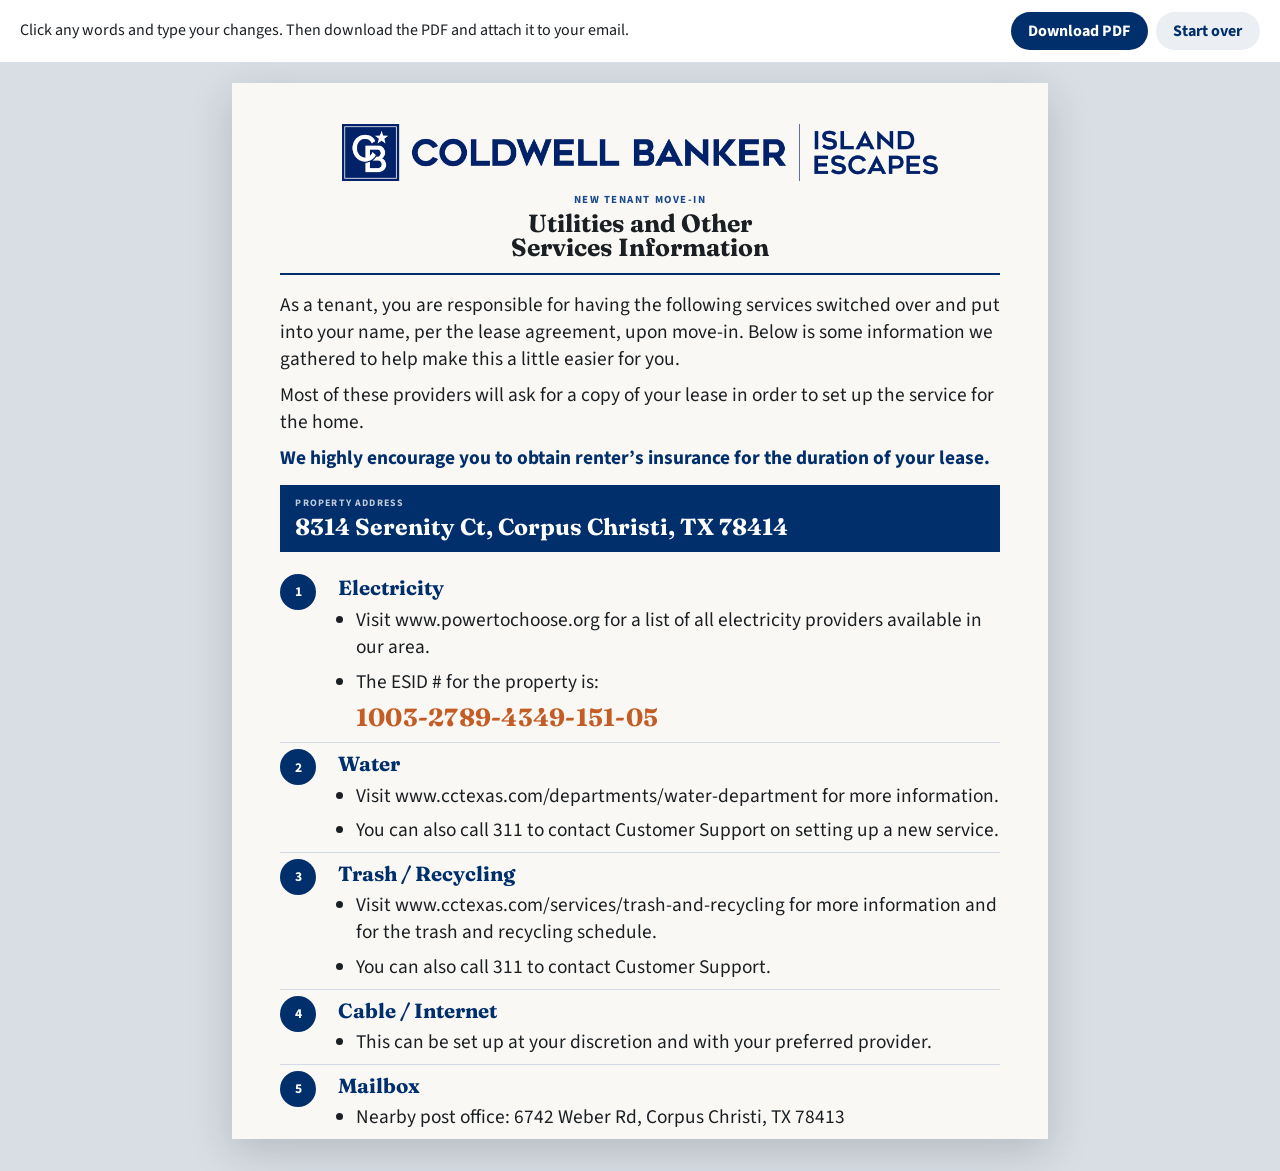
<file: flyers/tenant-utilities.html>
<!DOCTYPE html>
<html lang="en">
<head>
<meta charset="utf-8" />
<meta name="viewport" content="width=device-width, initial-scale=1" />
<title>Utilities and Other Services Information</title>
<link rel="preconnect" href="https://fonts.googleapis.com" />
<link rel="preconnect" href="https://fonts.gstatic.com" crossorigin />
<link href="https://fonts.googleapis.com/css2?family=Fraunces:opsz,wght@9..144,500;9..144,700&family=Source+Sans+3:wght@400;600;700&display=swap" rel="stylesheet" />
<style>
  :root {
    --sand: #F4F1EA;
    --foam: #FAF8F4;
    --gulf: #002F6C;
    --tide: #1A4A8A;
    --coral: #C45C26;
    --ink: #1A1F24;
    --muted: #5C6670;
  }
  * { box-sizing: border-box; }
  @page { size: letter; margin: 0; }
  html, body { margin: 0; background: #d8dee4; color: var(--ink); }
  body {
    font-family: "Source Sans 3", system-ui, sans-serif;
    -webkit-print-color-adjust: exact;
    print-color-adjust: exact;
  }
  .bar {
    position: sticky;
    top: 0;
    z-index: 2;
    display: flex;
    align-items: center;
    justify-content: space-between;
    gap: 1rem;
    padding: 0.75rem 1.25rem;
    background: white;
    border-bottom: 1px solid color-mix(in srgb, var(--gulf) 15%, white);
  }
  .bar p { margin: 0; font-size: 1rem; line-height: 1.35; }
  .bar .actions { display: flex; gap: 0.5rem; flex-shrink: 0; }
  button {
    border: 0;
    border-radius: 999px;
    padding: 0.7rem 1.1rem;
    font: 700 1rem/1 "Source Sans 3", system-ui, sans-serif;
    cursor: pointer;
  }
  button.primary { background: var(--gulf); color: white; }
  button.ghost { background: color-mix(in srgb, var(--gulf) 8%, white); color: var(--gulf); }
  .stage { padding: 1.25rem 1rem 2rem; }
  .sheet {
    width: 8.5in;
    height: 11in;
    margin: 0 auto;
    background: var(--foam);
    box-shadow: 0 12px 40px rgba(26, 31, 36, 0.18);
    display: flex;
    flex-direction: column;
    overflow: hidden;
    padding: 0.42in 0.5in 0.38in;
  }
  .header {
    display: flex;
    flex-direction: column;
    align-items: center;
    text-align: center;
    gap: 0.12in;
    padding-bottom: 0.14in;
    border-bottom: 2px solid var(--gulf);
  }
  .logo { width: 6.2in; height: auto; display: block; }
  .titles { text-align: center; }
  .eyebrow {
    font-size: 0.68rem;
    font-weight: 700;
    letter-spacing: 0.14em;
    text-transform: uppercase;
    color: var(--tide);
  }
  h1 {
    margin: 0.04in 0 0;
    font-family: Fraunces, Georgia, serif;
    font-size: 1.55rem;
    line-height: 0.98;
    font-weight: 700;
    color: var(--ink);
  }
  .intro { margin: 0.18in 0 0; font-size: 14.5pt; line-height: 1.38; }
  .intro p { margin: 0 0 0.1in; }
  .intro p:last-child { margin-bottom: 0; }
  .insurance { font-weight: 700; color: var(--gulf); }
  .address {
    margin-top: 0.14in;
    background: var(--gulf);
    color: white;
    padding: 0.12in 0.16in;
  }
  .address .label {
    font-size: 0.62rem;
    font-weight: 700;
    letter-spacing: 0.12em;
    text-transform: uppercase;
    opacity: 0.75;
  }
  .address .value {
    margin-top: 0.04in;
    font-family: Fraunces, Georgia, serif;
    font-size: 1.45rem;
    font-weight: 700;
    line-height: 1.15;
  }
  .services {
    flex: 1;
    display: flex;
    flex-direction: column;
    justify-content: space-between;
    margin-top: 0.16in;
    min-height: 0;
  }
  .service {
    display: grid;
    grid-template-columns: 0.46in 1fr;
    gap: 0.14in;
    align-items: start;
    padding: 0.06in 0 0.08in;
    border-bottom: 1px solid color-mix(in srgb, var(--gulf) 18%, white);
  }
  .service:last-child { border-bottom: 0; }
  .num {
    width: 0.38in;
    height: 0.38in;
    border-radius: 50%;
    background: var(--gulf);
    color: white;
    font-weight: 700;
    font-size: 0.85rem;
    display: grid;
    place-items: center;
  }
  .service h2 {
    margin: 0.02in 0 0.07in;
    font-family: Fraunces, Georgia, serif;
    font-size: 1.28rem;
    font-weight: 700;
    color: var(--gulf);
  }
  .service ul { margin: 0; padding-left: 1.15rem; font-size: 14.5pt; line-height: 1.4; }
  .service li + li { margin-top: 0.08in; }
  .service a { color: var(--tide); font-weight: 700; }
  .esid {
    display: block;
    margin-top: 0.04in;
    font-family: Fraunces, Georgia, serif;
    font-size: 1.55rem;
    font-weight: 700;
    letter-spacing: 0.01em;
    color: var(--coral);
  }
  .warn { font-weight: 700; color: var(--ink); }
  [contenteditable="true"] { cursor: text; }
  [contenteditable="true"]:hover { background: color-mix(in srgb, var(--coral) 8%, transparent); }
  [contenteditable="true"]:focus { outline: 2px solid var(--coral); outline-offset: 2px; background: transparent; }
  @media print {
    html, body { background: white; }
    .bar { display: none !important; }
    .stage { padding: 0; }
    .sheet { box-shadow: none; margin: 0; }
    [contenteditable="true"]:hover,
    [contenteditable="true"]:focus { outline: none; background: transparent; }
  }
</style>
</head>
<body>
  <div class="bar">
    <p>Click any words and type your changes. Then download the PDF and attach it to your email.</p>
    <div class="actions">
      <button class="primary" id="downloadBtn" type="button">Download PDF</button>
      <button class="ghost" id="resetBtn" type="button">Start over</button>
    </div>
  </div>
  <div class="stage">
    <article class="sheet" id="sheet" aria-label="Tenant utilities sheet"></article>
  </div>
  <template id="original">
    <header class="header">
      <img class="logo" alt="Coldwell Banker Island Escapes" src="[data-uri]" />
      <div class="titles">
        <div class="eyebrow" contenteditable="true">New tenant move-in</div>
        <h1 contenteditable="true">Utilities and Other<br>Services Information</h1>
      </div>
    </header>
    <div class="intro">
      <p contenteditable="true">As a tenant, you are responsible for having the following services switched over and put into your name, per the lease agreement, upon move-in. Below is some information we gathered to help make this a little easier for you.</p>
      <p contenteditable="true">Most of these providers will ask for a copy of your lease in order to set up the service for the home.</p>
      <p class="insurance" contenteditable="true">We highly encourage you to obtain renter’s insurance for the duration of your lease.</p>
    </div>
    <div class="address">
      <div class="label">Property address</div>
      <div class="value" contenteditable="true">8314 Serenity Ct, Corpus Christi, TX 78414</div>
    </div>
    <div class="services">
      <section class="service">
        <div class="num">1</div>
        <div>
          <h2 contenteditable="true">Electricity</h2>
          <ul>
            <li contenteditable="true">Visit www.powertochoose.org for a list of all electricity providers available in our area.</li>
            <li>The ESID # for the property is: <span class="esid" contenteditable="true">1003-2789-4349-151-05</span></li>
          </ul>
        </div>
      </section>
      <section class="service">
        <div class="num">2</div>
        <div>
          <h2 contenteditable="true">Water</h2>
          <ul>
            <li contenteditable="true">Visit www.cctexas.com/departments/water-department for more information.</li>
            <li contenteditable="true">You can also call 311 to contact Customer Support on setting up a new service.</li>
          </ul>
        </div>
      </section>
      <section class="service">
        <div class="num">3</div>
        <div>
          <h2 contenteditable="true">Trash / Recycling</h2>
          <ul>
            <li contenteditable="true">Visit www.cctexas.com/services/trash-and-recycling for more information and for the trash and recycling schedule.</li>
            <li contenteditable="true">You can also call 311 to contact Customer Support.</li>
          </ul>
        </div>
      </section>
      <section class="service">
        <div class="num">4</div>
        <div>
          <h2 contenteditable="true">Cable / Internet</h2>
          <ul>
            <li contenteditable="true">This can be set up at your discretion and with your preferred provider.</li>
          </ul>
        </div>
      </section>
      <section class="service">
        <div class="num">5</div>
        <div>
          <h2 contenteditable="true">Mailbox</h2>
          <ul>
            <li contenteditable="true">Nearby post office: 6742 Weber Rd, Corpus Christi, TX 78413</li>
            <li contenteditable="true">They will let you know where you can collect your mail, and they will need a copy of your lease.</li>
            <li contenteditable="true">They often will issue a new, fresh set of keys if there is a community mailbox in your subdivision.</li>
            <li class="warn" contenteditable="true">We, the property management company, do not have any keys associated with a mailbox.</li>
          </ul>
        </div>
      </section>
    </div>
  </template>
<script>
(function () {
  var KEY = "cbie-tenant-utilities-page-v1";
  var sheet = document.getElementById("sheet");
  var original = document.getElementById("original").innerHTML;
  function show(html) { sheet.innerHTML = html; }
  var saved = "";
  try { saved = localStorage.getItem(KEY) || ""; } catch (err) {}
  show(saved || original);
  sheet.addEventListener("input", function () {
    try { localStorage.setItem(KEY, sheet.innerHTML); } catch (err) {}
  });
  document.getElementById("downloadBtn").addEventListener("click", function () {
    window.print();
  });
  document.getElementById("resetBtn").addEventListener("click", function () {
    try { localStorage.removeItem(KEY); } catch (err) {}
    show(original);
  });
})();
</script>
</body>
</html>
</file>
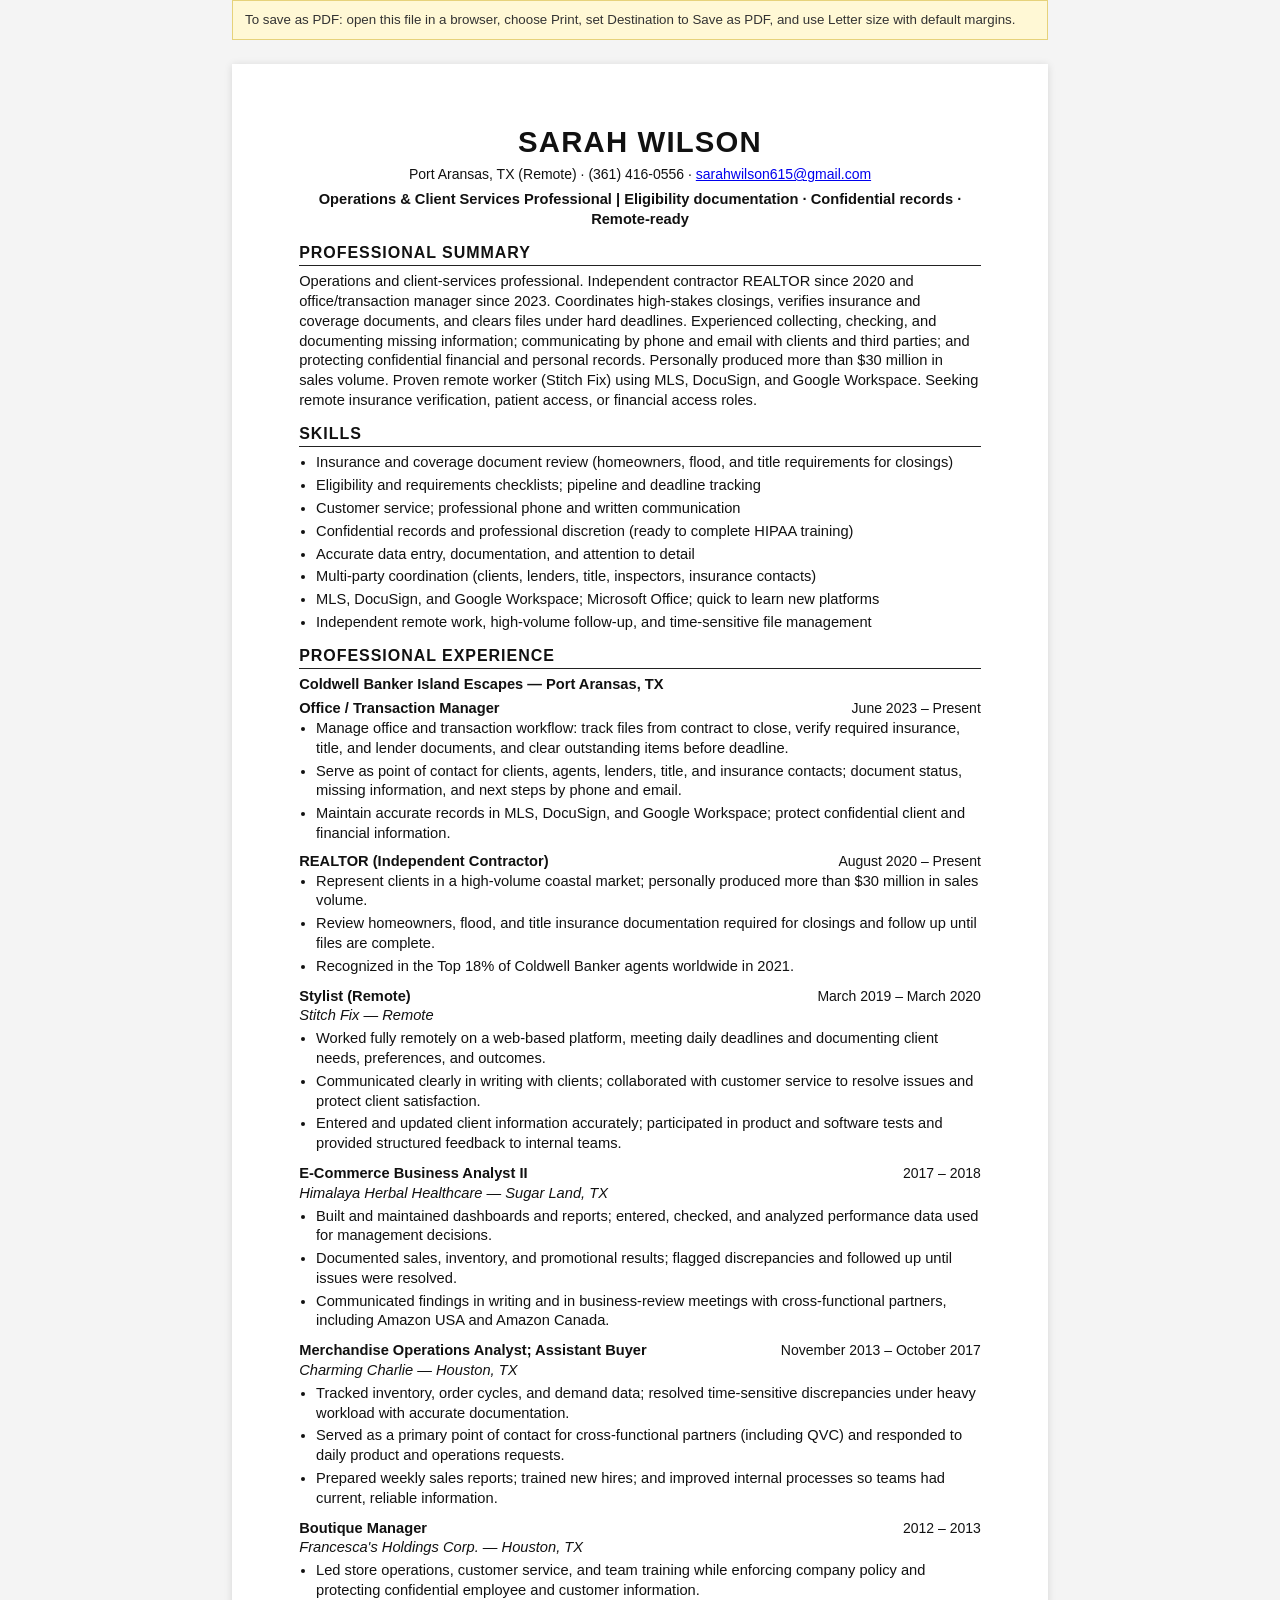
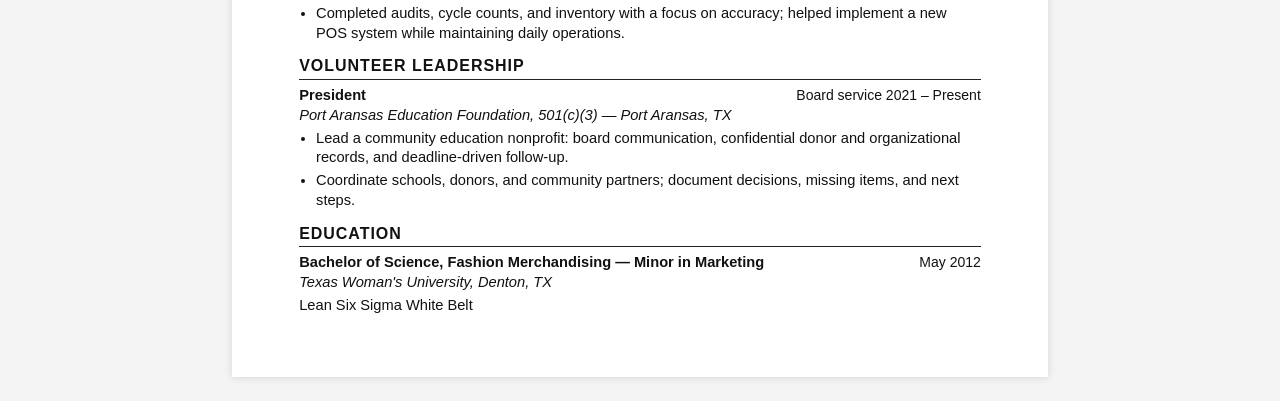
<file: resume/Sarah_Wilson_Resume.html>
<!DOCTYPE html>
<html lang="en">
<head>
  <meta charset="utf-8">
  <meta name="viewport" content="width=device-width, initial-scale=1">
  <title>Sarah Wilson — Resume</title>
  <style>
    :root {
      color-scheme: light;
    }

    * {
      box-sizing: border-box;
    }

    body {
      margin: 0;
      background: #f4f4f4;
      color: #111;
      font-family: "Calibri", "Carlito", "Liberation Sans", Arial, sans-serif;
      font-size: 11pt;
      line-height: 1.35;
    }

    .page {
      width: 8.5in;
      min-height: 11in;
      margin: 24px auto;
      padding: 0.6in 0.7in 0.55in;
      background: #fff;
      box-shadow: 0 1px 8px rgba(0, 0, 0, 0.12);
    }

    h1 {
      margin: 0 0 4px;
      font-size: 22pt;
      font-weight: 700;
      letter-spacing: 0.04em;
      text-align: center;
      text-transform: uppercase;
    }

    .contact {
      margin: 0 0 6px;
      text-align: center;
      font-size: 10.5pt;
    }

    .headline {
      margin: 0 0 12px;
      text-align: center;
      font-size: 11pt;
      font-weight: 600;
    }

    h2 {
      margin: 12px 0 6px;
      padding-bottom: 2px;
      border-bottom: 1.5px solid #222;
      font-size: 12pt;
      font-weight: 700;
      letter-spacing: 0.06em;
      text-transform: uppercase;
    }

    p {
      margin: 0 0 8px;
    }

    .job {
      margin: 0 0 10px;
    }

    .company-name {
      margin: 0 0 4px;
      font-weight: 700;
    }

    .role {
      margin: 0 0 8px;
    }

    .job-header {
      display: flex;
      justify-content: space-between;
      gap: 12px;
      align-items: baseline;
    }

    .job-title {
      font-weight: 700;
    }

    .job-dates {
      white-space: nowrap;
      font-size: 10.5pt;
    }

    .job-org {
      margin: 0 0 3px;
      font-style: italic;
    }

    ul {
      margin: 0;
      padding-left: 1.15em;
    }

    li {
      margin: 0 0 3px;
    }

    .skills {
      margin: 0;
      padding-left: 1.15em;
    }

    .print-hint {
      max-width: 8.5in;
      margin: 0 auto 8px;
      padding: 10px 12px;
      font-size: 10pt;
      color: #333;
      background: #fff8d5;
      border: 1px solid #e6d27a;
    }

    @media print {
      body {
        background: #fff;
      }

      .print-hint {
        display: none;
      }

      .page {
        width: auto;
        min-height: 0;
        margin: 0;
        padding: 0.4in 0.5in;
        box-shadow: none;
      }

      a {
        color: inherit;
        text-decoration: none;
      }
    }
  </style>
</head>
<body>
  <p class="print-hint">To save as PDF: open this file in a browser, choose Print, set Destination to Save as PDF, and use Letter size with default margins.</p>

  <main class="page">
    <h1>Sarah Wilson</h1>
    <p class="contact">Port Aransas, TX (Remote) · (361) 416-0556 · <a href="mailto:sarahwilson615@gmail.com">sarahwilson615@gmail.com</a></p>
    <p class="headline">Operations &amp; Client Services Professional | Eligibility documentation · Confidential records · Remote-ready</p>

    <h2>Professional Summary</h2>
    <p>Operations and client-services professional. Independent contractor REALTOR since 2020 and office/transaction manager since 2023. Coordinates high-stakes closings, verifies insurance and coverage documents, and clears files under hard deadlines. Experienced collecting, checking, and documenting missing information; communicating by phone and email with clients and third parties; and protecting confidential financial and personal records. Personally produced more than $30 million in sales volume. Proven remote worker (Stitch Fix) using MLS, DocuSign, and Google Workspace. Seeking remote insurance verification, patient access, or financial access roles.</p>

    <h2>Skills</h2>
    <ul class="skills">
      <li>Insurance and coverage document review (homeowners, flood, and title requirements for closings)</li>
      <li>Eligibility and requirements checklists; pipeline and deadline tracking</li>
      <li>Customer service; professional phone and written communication</li>
      <li>Confidential records and professional discretion (ready to complete HIPAA training)</li>
      <li>Accurate data entry, documentation, and attention to detail</li>
      <li>Multi-party coordination (clients, lenders, title, inspectors, insurance contacts)</li>
      <li>MLS, DocuSign, and Google Workspace; Microsoft Office; quick to learn new platforms</li>
      <li>Independent remote work, high-volume follow-up, and time-sensitive file management</li>
    </ul>

    <h2>Professional Experience</h2>

    <section class="job">
      <p class="company-name">Coldwell Banker Island Escapes — Port Aransas, TX</p>
      <div class="role">
        <div class="job-header">
          <div class="job-title">Office / Transaction Manager</div>
          <div class="job-dates">June 2023 – Present</div>
        </div>
        <ul>
          <li>Manage office and transaction workflow: track files from contract to close, verify required insurance, title, and lender documents, and clear outstanding items before deadline.</li>
          <li>Serve as point of contact for clients, agents, lenders, title, and insurance contacts; document status, missing information, and next steps by phone and email.</li>
          <li>Maintain accurate records in MLS, DocuSign, and Google Workspace; protect confidential client and financial information.</li>
        </ul>
      </div>
      <div class="role">
        <div class="job-header">
          <div class="job-title">REALTOR (Independent Contractor)</div>
          <div class="job-dates">August 2020 – Present</div>
        </div>
        <ul>
          <li>Represent clients in a high-volume coastal market; personally produced more than $30 million in sales volume.</li>
          <li>Review homeowners, flood, and title insurance documentation required for closings and follow up until files are complete.</li>
          <li>Recognized in the Top 18% of Coldwell Banker agents worldwide in 2021.</li>
        </ul>
      </div>
    </section>

    <section class="job">
      <div class="job-header">
        <div class="job-title">Stylist (Remote)</div>
        <div class="job-dates">March 2019 – March 2020</div>
      </div>
      <p class="job-org">Stitch Fix — Remote</p>
      <ul>
        <li>Worked fully remotely on a web-based platform, meeting daily deadlines and documenting client needs, preferences, and outcomes.</li>
        <li>Communicated clearly in writing with clients; collaborated with customer service to resolve issues and protect client satisfaction.</li>
        <li>Entered and updated client information accurately; participated in product and software tests and provided structured feedback to internal teams.</li>
      </ul>
    </section>

    <section class="job">
      <div class="job-header">
        <div class="job-title">E-Commerce Business Analyst II</div>
        <div class="job-dates">2017 – 2018</div>
      </div>
      <p class="job-org">Himalaya Herbal Healthcare — Sugar Land, TX</p>
      <ul>
        <li>Built and maintained dashboards and reports; entered, checked, and analyzed performance data used for management decisions.</li>
        <li>Documented sales, inventory, and promotional results; flagged discrepancies and followed up until issues were resolved.</li>
        <li>Communicated findings in writing and in business-review meetings with cross-functional partners, including Amazon USA and Amazon Canada.</li>
      </ul>
    </section>

    <section class="job">
      <div class="job-header">
        <div class="job-title">Merchandise Operations Analyst; Assistant Buyer</div>
        <div class="job-dates">November 2013 – October 2017</div>
      </div>
      <p class="job-org">Charming Charlie — Houston, TX</p>
      <ul>
        <li>Tracked inventory, order cycles, and demand data; resolved time-sensitive discrepancies under heavy workload with accurate documentation.</li>
        <li>Served as a primary point of contact for cross-functional partners (including QVC) and responded to daily product and operations requests.</li>
        <li>Prepared weekly sales reports; trained new hires; and improved internal processes so teams had current, reliable information.</li>
      </ul>
    </section>

    <section class="job">
      <div class="job-header">
        <div class="job-title">Boutique Manager</div>
        <div class="job-dates">2012 – 2013</div>
      </div>
      <p class="job-org">Francesca's Holdings Corp. — Houston, TX</p>
      <ul>
        <li>Led store operations, customer service, and team training while enforcing company policy and protecting confidential employee and customer information.</li>
        <li>Completed audits, cycle counts, and inventory with a focus on accuracy; helped implement a new POS system while maintaining daily operations.</li>
      </ul>
    </section>

    <h2>Volunteer Leadership</h2>
    <section class="job">
      <div class="job-header">
        <div class="job-title">President</div>
        <div class="job-dates">Board service 2021 – Present</div>
      </div>
      <p class="job-org">Port Aransas Education Foundation, 501(c)(3) — Port Aransas, TX</p>
      <ul>
        <li>Lead a community education nonprofit: board communication, confidential donor and organizational records, and deadline-driven follow-up.</li>
        <li>Coordinate schools, donors, and community partners; document decisions, missing items, and next steps.</li>
      </ul>
    </section>

    <h2>Education</h2>
    <div class="job-header">
      <div class="job-title">Bachelor of Science, Fashion Merchandising — Minor in Marketing</div>
      <div class="job-dates">May 2012</div>
    </div>
    <p class="job-org">Texas Woman's University, Denton, TX</p>
    <p>Lean Six Sigma White Belt</p>
  </main>
</body>
</html>
</file>
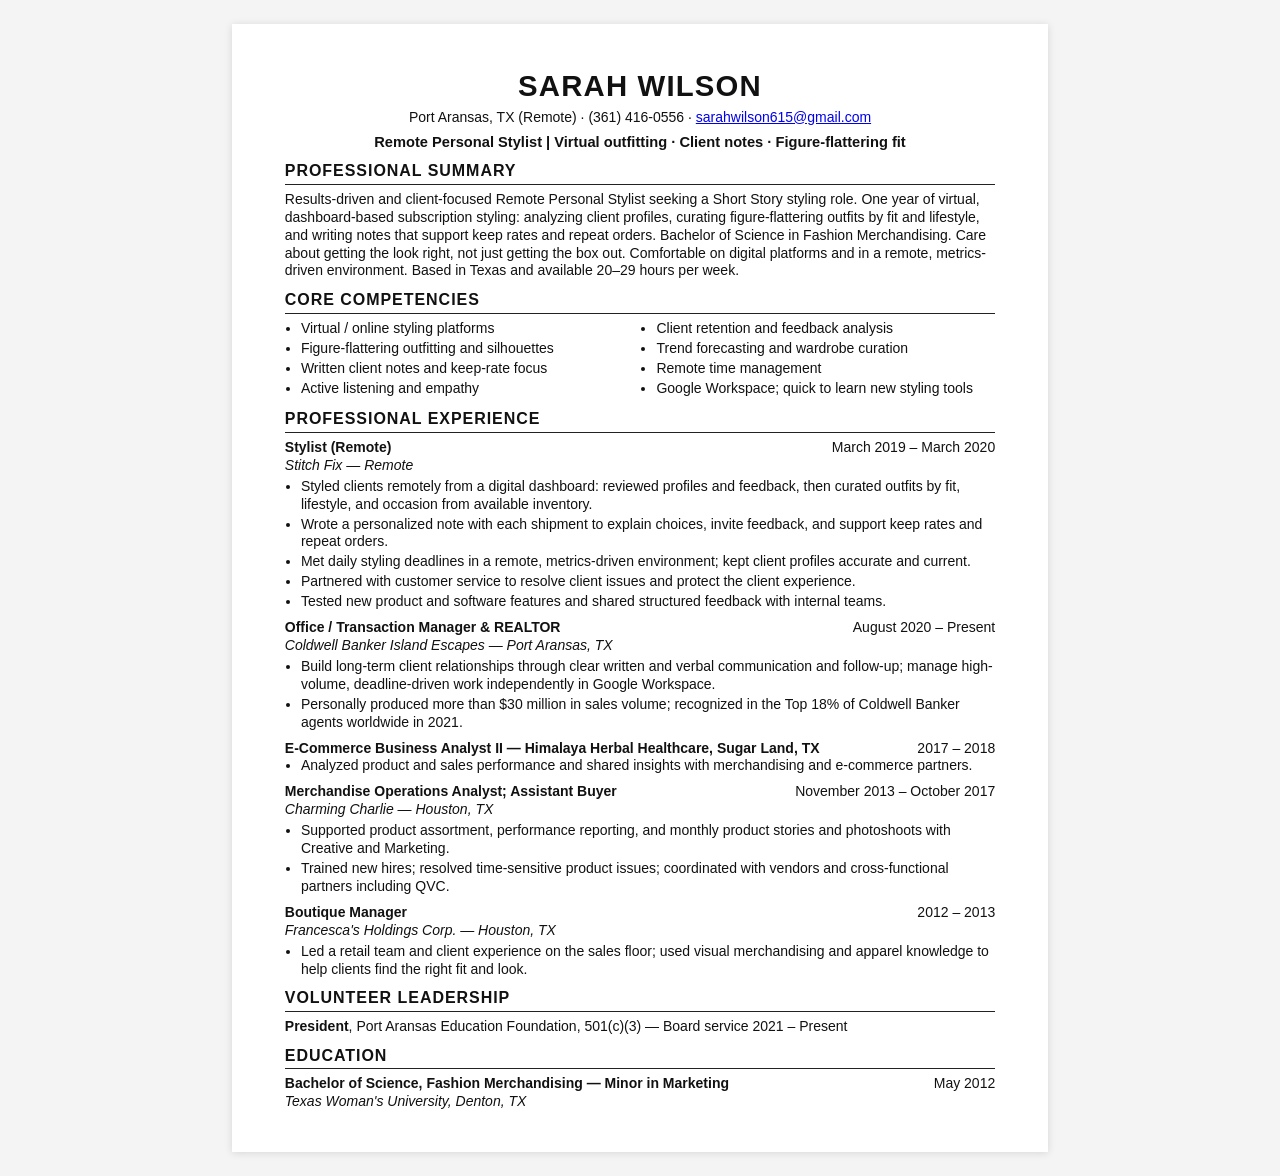
<file: resume/Sarah_Wilson_Resume_ShortStory.html>
<!DOCTYPE html>
<html lang="en">
<head>
  <meta charset="utf-8">
  <meta name="viewport" content="width=device-width, initial-scale=1">
  <title>Sarah Wilson — Short Story Resume</title>
  <style>
    :root { color-scheme: light; }
    * { box-sizing: border-box; }
    body {
      margin: 0;
      background: #f4f4f4;
      color: #111;
      font-family: "Calibri", "Carlito", "Liberation Sans", Arial, sans-serif;
      font-size: 10.5pt;
      line-height: 1.28;
    }
    .page {
      width: 8.5in;
      min-height: 0;
      margin: 24px auto;
      padding: 0.45in 0.55in 0.4in;
      background: #fff;
      box-shadow: 0 1px 8px rgba(0, 0, 0, 0.12);
    }
    h1 {
      margin: 0 0 4px;
      font-size: 22pt;
      font-weight: 700;
      letter-spacing: 0.04em;
      text-align: center;
      text-transform: uppercase;
    }
    .contact { margin: 0 0 6px; text-align: center; font-size: 10.5pt; }
    .headline { margin: 0 0 10px; text-align: center; font-size: 11pt; font-weight: 600; }
    h2 {
      margin: 10px 0 6px;
      padding-bottom: 2px;
      border-bottom: 1.5px solid #222;
      font-size: 12pt;
      font-weight: 700;
      letter-spacing: 0.06em;
      text-transform: uppercase;
    }
    p { margin: 0 0 8px; }
    .job { margin: 0 0 8px; }
    .job-header {
      display: flex;
      justify-content: space-between;
      gap: 12px;
      align-items: baseline;
    }
    .job-title { font-weight: 700; }
    .job-dates { white-space: nowrap; font-size: 10.5pt; }
    .job-org { margin: 0 0 3px; font-style: italic; }
    ul { margin: 0; padding-left: 1.15em; }
    li { margin: 0 0 2px; }
    .competencies {
      display: grid;
      grid-template-columns: 1fr 1fr;
      gap: 0 1.2em;
      margin: 0;
      padding-left: 1.15em;
    }
    .print-hint {
      max-width: 8.5in;
      margin: 0 auto 8px;
      padding: 10px 12px;
      font-size: 10pt;
      color: #333;
      background: #fff8d5;
      border: 1px solid #e6d27a;
    }
    @page {
      size: letter;
      margin: 0.4in;
    }
    @media print {
      body { background: #fff; }
      .print-hint { display: none; }
      .page {
        width: auto;
        min-height: 0;
        margin: 0;
        padding: 0;
        box-shadow: none;
      }
      a { color: inherit; text-decoration: none; }
    }
  </style>
</head>
<body>
  <main class="page">
    <h1>Sarah Wilson</h1>
    <p class="contact">Port Aransas, TX (Remote) · (361) 416-0556 · <a href="mailto:sarahwilson615@gmail.com">sarahwilson615@gmail.com</a></p>
    <p class="headline">Remote Personal Stylist | Virtual outfitting · Client notes · Figure-flattering fit</p>

    <h2>Professional Summary</h2>
    <p>Results-driven and client-focused Remote Personal Stylist seeking a Short Story styling role. One year of virtual, dashboard-based subscription styling: analyzing client profiles, curating figure-flattering outfits by fit and lifestyle, and writing notes that support keep rates and repeat orders. Bachelor of Science in Fashion Merchandising. Care about getting the look right, not just getting the box out. Comfortable on digital platforms and in a remote, metrics-driven environment. Based in Texas and available 20–29 hours per week.</p>

    <h2>Core Competencies</h2>
    <ul class="competencies">
      <li>Virtual / online styling platforms</li>
      <li>Client retention and feedback analysis</li>
      <li>Figure-flattering outfitting and silhouettes</li>
      <li>Trend forecasting and wardrobe curation</li>
      <li>Written client notes and keep-rate focus</li>
      <li>Remote time management</li>
      <li>Active listening and empathy</li>
      <li>Google Workspace; quick to learn new styling tools</li>
    </ul>

    <h2>Professional Experience</h2>

    <section class="job">
      <div class="job-header">
        <div class="job-title">Stylist (Remote)</div>
        <div class="job-dates">March 2019 – March 2020</div>
      </div>
      <p class="job-org">Stitch Fix — Remote</p>
      <ul>
        <li>Styled clients remotely from a digital dashboard: reviewed profiles and feedback, then curated outfits by fit, lifestyle, and occasion from available inventory.</li>
        <li>Wrote a personalized note with each shipment to explain choices, invite feedback, and support keep rates and repeat orders.</li>
        <li>Met daily styling deadlines in a remote, metrics-driven environment; kept client profiles accurate and current.</li>
        <li>Partnered with customer service to resolve client issues and protect the client experience.</li>
        <li>Tested new product and software features and shared structured feedback with internal teams.</li>
      </ul>
    </section>

    <section class="job">
      <div class="job-header">
        <div class="job-title">Office / Transaction Manager &amp; REALTOR</div>
        <div class="job-dates">August 2020 – Present</div>
      </div>
      <p class="job-org">Coldwell Banker Island Escapes — Port Aransas, TX</p>
      <ul>
        <li>Build long-term client relationships through clear written and verbal communication and follow-up; manage high-volume, deadline-driven work independently in Google Workspace.</li>
        <li>Personally produced more than $30 million in sales volume; recognized in the Top 18% of Coldwell Banker agents worldwide in 2021.</li>
      </ul>
    </section>

    <section class="job">
      <div class="job-header">
        <div class="job-title">E-Commerce Business Analyst II — Himalaya Herbal Healthcare, Sugar Land, TX</div>
        <div class="job-dates">2017 – 2018</div>
      </div>
      <ul>
        <li>Analyzed product and sales performance and shared insights with merchandising and e-commerce partners.</li>
      </ul>
    </section>

    <section class="job">
      <div class="job-header">
        <div class="job-title">Merchandise Operations Analyst; Assistant Buyer</div>
        <div class="job-dates">November 2013 – October 2017</div>
      </div>
      <p class="job-org">Charming Charlie — Houston, TX</p>
      <ul>
        <li>Supported product assortment, performance reporting, and monthly product stories and photoshoots with Creative and Marketing.</li>
        <li>Trained new hires; resolved time-sensitive product issues; coordinated with vendors and cross-functional partners including QVC.</li>
      </ul>
    </section>

    <section class="job">
      <div class="job-header">
        <div class="job-title">Boutique Manager</div>
        <div class="job-dates">2012 – 2013</div>
      </div>
      <p class="job-org">Francesca's Holdings Corp. — Houston, TX</p>
      <ul>
        <li>Led a retail team and client experience on the sales floor; used visual merchandising and apparel knowledge to help clients find the right fit and look.</li>
      </ul>
    </section>

    <h2>Volunteer Leadership</h2>
    <p><strong>President</strong>, Port Aransas Education Foundation, 501(c)(3) — Board service 2021 – Present</p>

    <h2>Education</h2>
    <div class="job-header">
      <div class="job-title">Bachelor of Science, Fashion Merchandising — Minor in Marketing</div>
      <div class="job-dates">May 2012</div>
    </div>
    <p class="job-org">Texas Woman's University, Denton, TX</p>
  </main>
</body>
</html>
</file>
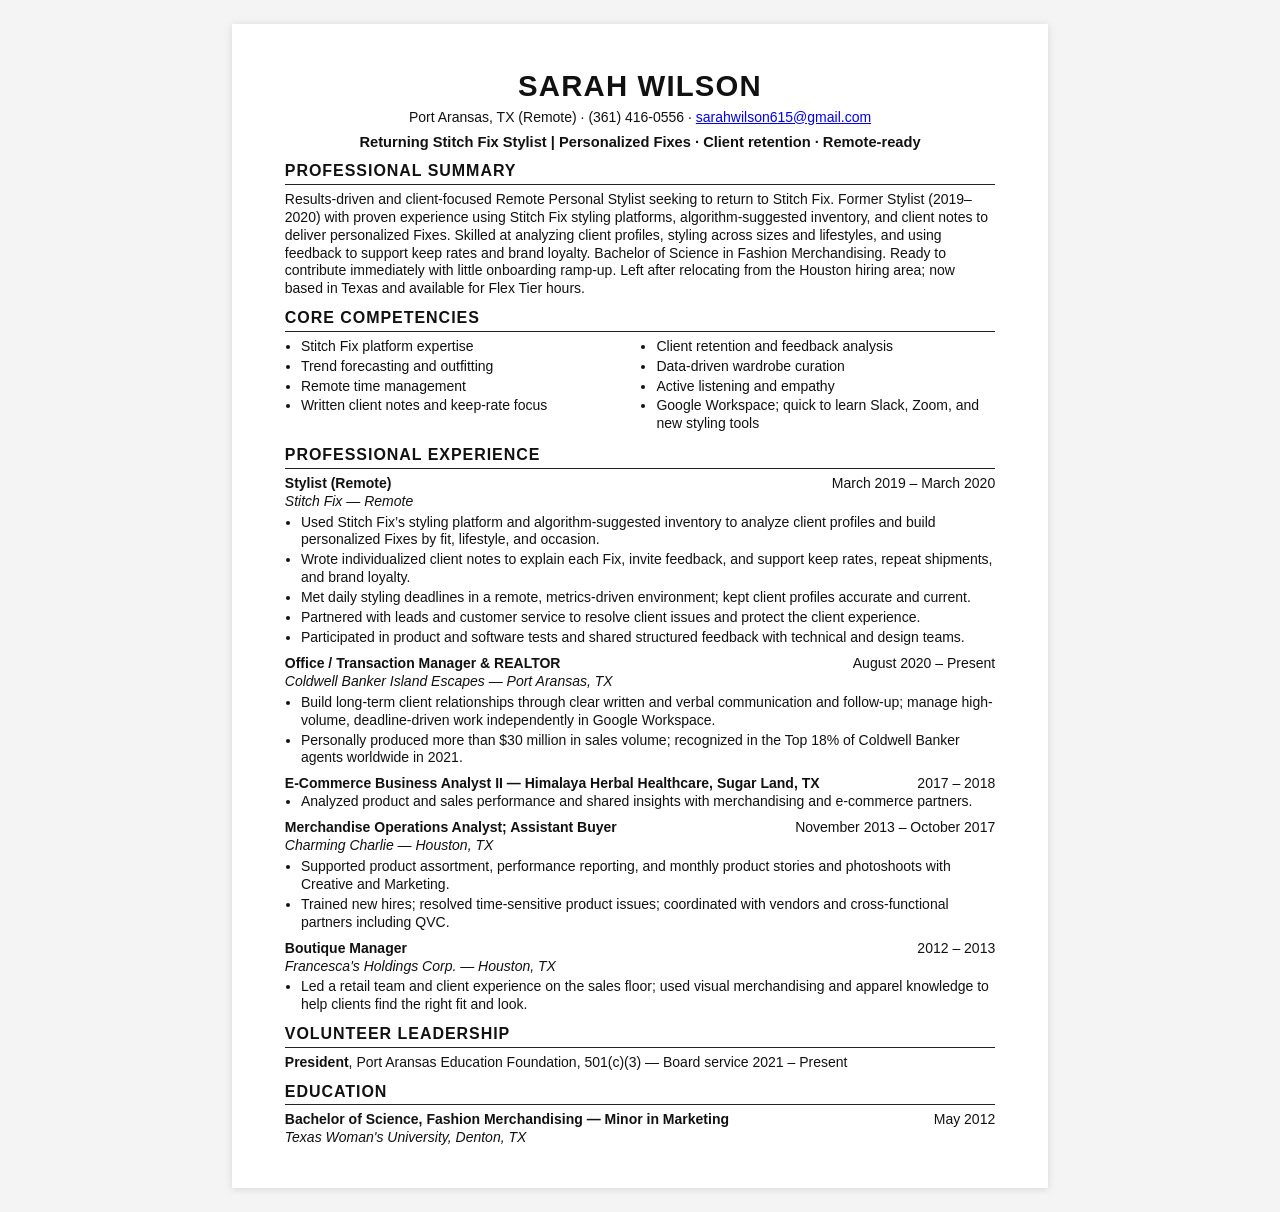
<file: resume/Sarah_Wilson_Resume_StitchFix.html>
<!DOCTYPE html>
<html lang="en">
<head>
  <meta charset="utf-8">
  <meta name="viewport" content="width=device-width, initial-scale=1">
  <title>Sarah Wilson — Stitch Fix Resume</title>
  <style>
    :root { color-scheme: light; }
    * { box-sizing: border-box; }
    body {
      margin: 0;
      background: #f4f4f4;
      color: #111;
      font-family: "Calibri", "Carlito", "Liberation Sans", Arial, sans-serif;
      font-size: 10.5pt;
      line-height: 1.28;
    }
    .page {
      width: 8.5in;
      min-height: 0;
      margin: 24px auto;
      padding: 0.45in 0.55in 0.4in;
      background: #fff;
      box-shadow: 0 1px 8px rgba(0, 0, 0, 0.12);
    }
    h1 {
      margin: 0 0 4px;
      font-size: 22pt;
      font-weight: 700;
      letter-spacing: 0.04em;
      text-align: center;
      text-transform: uppercase;
    }
    .contact { margin: 0 0 6px; text-align: center; font-size: 10.5pt; }
    .headline { margin: 0 0 10px; text-align: center; font-size: 11pt; font-weight: 600; }
    h2 {
      margin: 10px 0 6px;
      padding-bottom: 2px;
      border-bottom: 1.5px solid #222;
      font-size: 12pt;
      font-weight: 700;
      letter-spacing: 0.06em;
      text-transform: uppercase;
    }
    p { margin: 0 0 8px; }
    .job { margin: 0 0 8px; }
    .job-header {
      display: flex;
      justify-content: space-between;
      gap: 12px;
      align-items: baseline;
    }
    .job-title { font-weight: 700; }
    .job-dates { white-space: nowrap; font-size: 10.5pt; }
    .job-org { margin: 0 0 3px; font-style: italic; }
    ul { margin: 0; padding-left: 1.15em; }
    li { margin: 0 0 2px; }
    .competencies {
      display: grid;
      grid-template-columns: 1fr 1fr;
      gap: 0 1.2em;
      margin: 0;
      padding-left: 1.15em;
    }
    .print-hint {
      max-width: 8.5in;
      margin: 0 auto 8px;
      padding: 10px 12px;
      font-size: 10pt;
      color: #333;
      background: #fff8d5;
      border: 1px solid #e6d27a;
    }
    @page {
      size: letter;
      margin: 0.4in;
    }
    @media print {
      body { background: #fff; }
      .print-hint { display: none; }
      .page {
        width: auto;
        min-height: 0;
        margin: 0;
        padding: 0;
        box-shadow: none;
      }
      a { color: inherit; text-decoration: none; }
    }
  </style>
</head>
<body>
  <main class="page">
    <h1>Sarah Wilson</h1>
    <p class="contact">Port Aransas, TX (Remote) · (361) 416-0556 · <a href="mailto:sarahwilson615@gmail.com">sarahwilson615@gmail.com</a></p>
    <p class="headline">Returning Stitch Fix Stylist | Personalized Fixes · Client retention · Remote-ready</p>

    <h2>Professional Summary</h2>
    <p>Results-driven and client-focused Remote Personal Stylist seeking to return to Stitch Fix. Former Stylist (2019–2020) with proven experience using Stitch Fix styling platforms, algorithm-suggested inventory, and client notes to deliver personalized Fixes. Skilled at analyzing client profiles, styling across sizes and lifestyles, and using feedback to support keep rates and brand loyalty. Bachelor of Science in Fashion Merchandising. Ready to contribute immediately with little onboarding ramp-up. Left after relocating from the Houston hiring area; now based in Texas and available for Flex Tier hours.</p>

    <h2>Core Competencies</h2>
    <ul class="competencies">
      <li>Stitch Fix platform expertise</li>
      <li>Client retention and feedback analysis</li>
      <li>Trend forecasting and outfitting</li>
      <li>Data-driven wardrobe curation</li>
      <li>Remote time management</li>
      <li>Active listening and empathy</li>
      <li>Written client notes and keep-rate focus</li>
      <li>Google Workspace; quick to learn Slack, Zoom, and new styling tools</li>
    </ul>

    <h2>Professional Experience</h2>

    <section class="job">
      <div class="job-header">
        <div class="job-title">Stylist (Remote)</div>
        <div class="job-dates">March 2019 – March 2020</div>
      </div>
      <p class="job-org">Stitch Fix — Remote</p>
      <ul>
        <li>Used Stitch Fix’s styling platform and algorithm-suggested inventory to analyze client profiles and build personalized Fixes by fit, lifestyle, and occasion.</li>
        <li>Wrote individualized client notes to explain each Fix, invite feedback, and support keep rates, repeat shipments, and brand loyalty.</li>
        <li>Met daily styling deadlines in a remote, metrics-driven environment; kept client profiles accurate and current.</li>
        <li>Partnered with leads and customer service to resolve client issues and protect the client experience.</li>
        <li>Participated in product and software tests and shared structured feedback with technical and design teams.</li>
      </ul>
    </section>

    <section class="job">
      <div class="job-header">
        <div class="job-title">Office / Transaction Manager &amp; REALTOR</div>
        <div class="job-dates">August 2020 – Present</div>
      </div>
      <p class="job-org">Coldwell Banker Island Escapes — Port Aransas, TX</p>
      <ul>
        <li>Build long-term client relationships through clear written and verbal communication and follow-up; manage high-volume, deadline-driven work independently in Google Workspace.</li>
        <li>Personally produced more than $30 million in sales volume; recognized in the Top 18% of Coldwell Banker agents worldwide in 2021.</li>
      </ul>
    </section>

    <section class="job">
      <div class="job-header">
        <div class="job-title">E-Commerce Business Analyst II — Himalaya Herbal Healthcare, Sugar Land, TX</div>
        <div class="job-dates">2017 – 2018</div>
      </div>
      <ul>
        <li>Analyzed product and sales performance and shared insights with merchandising and e-commerce partners.</li>
      </ul>
    </section>

    <section class="job">
      <div class="job-header">
        <div class="job-title">Merchandise Operations Analyst; Assistant Buyer</div>
        <div class="job-dates">November 2013 – October 2017</div>
      </div>
      <p class="job-org">Charming Charlie — Houston, TX</p>
      <ul>
        <li>Supported product assortment, performance reporting, and monthly product stories and photoshoots with Creative and Marketing.</li>
        <li>Trained new hires; resolved time-sensitive product issues; coordinated with vendors and cross-functional partners including QVC.</li>
      </ul>
    </section>

    <section class="job">
      <div class="job-header">
        <div class="job-title">Boutique Manager</div>
        <div class="job-dates">2012 – 2013</div>
      </div>
      <p class="job-org">Francesca's Holdings Corp. — Houston, TX</p>
      <ul>
        <li>Led a retail team and client experience on the sales floor; used visual merchandising and apparel knowledge to help clients find the right fit and look.</li>
      </ul>
    </section>

    <h2>Volunteer Leadership</h2>
    <p><strong>President</strong>, Port Aransas Education Foundation, 501(c)(3) — Board service 2021 – Present</p>

    <h2>Education</h2>
    <div class="job-header">
      <div class="job-title">Bachelor of Science, Fashion Merchandising — Minor in Marketing</div>
      <div class="job-dates">May 2012</div>
    </div>
    <p class="job-org">Texas Woman's University, Denton, TX</p>
  </main>
</body>
</html>
</file>
<file: src/styles.css>
:root {
  --sand: #E8DCC8;
  --foam: #F7F3EC;
  --gulf: #1B4F72;
  --tide: #2E86AB;
  --coral: #C45C26;
  --ink: #1A1F24;
  --muted: #5C6670;
}

* { box-sizing: border-box; }

body {
  margin: 0;
  color: var(--ink);
  font-family: "Source Sans 3", system-ui, sans-serif;
  background:
    radial-gradient(1000px 480px at 0% 0%, #d5ebf4 0%, transparent 55%),
    radial-gradient(800px 420px at 100% 0%, #efe2cf 0%, transparent 50%),
    linear-gradient(180deg, var(--foam), #e8eef2);
  min-height: 100vh;
}

.shell {
  max-width: 980px;
  margin: 0 auto;
  padding: 2rem 1.25rem 3rem;
}

.top { margin-bottom: 1.5rem; }

.eyebrow {
  margin: 0;
  font-size: 0.78rem;
  letter-spacing: 0.08em;
  text-transform: uppercase;
  color: var(--tide);
  font-weight: 700;
}

.app-logo {
  display: block;
  width: min(360px, 100%);
  height: auto;
  margin: 0 0 0.85rem;
}

h1 {
  font-family: Fraunces, Georgia, serif;
  font-size: clamp(1.8rem, 4vw, 2.4rem);
  color: var(--gulf);
  margin: 0.25rem 0 0.4rem;
  letter-spacing: -0.02em;
}

.lede { margin: 0; color: var(--muted); max-width: 38rem; }

.panel {
  background: color-mix(in srgb, white 88%, transparent);
  border: 1px solid color-mix(in srgb, var(--gulf) 12%, transparent);
  padding: 1.15rem 1.25rem 1.35rem;
  margin-bottom: 1rem;
}

.panel h2 {
  font-family: Fraunces, Georgia, serif;
  font-size: 1.15rem;
  color: var(--gulf);
  margin: 0 0 0.75rem;
}

.hint { color: var(--muted); font-size: 0.92rem; margin: 0 0 1rem; }
.hint code { font-size: 0.85em; }

.row, .uploads {
  display: grid;
  grid-template-columns: 1fr 1fr;
  gap: 0.85rem;
}

.uploads.three {
  grid-template-columns: repeat(3, 1fr);
}

.advanced {
  margin-top: 1rem;
  color: var(--muted);
}

.advanced summary {
  cursor: pointer;
  font-weight: 700;
  color: var(--gulf);
  margin-bottom: 0.75rem;
}

label {
  display: grid;
  gap: 0.35rem;
  font-size: 0.85rem;
  font-weight: 600;
  color: var(--muted);
}

input[type="text"],
input[type="file"],
textarea {
  font: inherit;
  font-weight: 400;
  color: var(--ink);
  border: 1px solid #c9d5de;
  background: #fff;
  padding: 0.55rem 0.65rem;
  width: 100%;
}

textarea { resize: vertical; line-height: 1.45; }

.actions {
  display: flex;
  flex-wrap: wrap;
  gap: 0.6rem;
  margin-top: 1rem;
}

.actions.compact { margin-top: 0; }

button {
  font: inherit;
  font-weight: 700;
  border: 1px solid transparent;
  padding: 0.6rem 1rem;
  cursor: pointer;
  background: #e7eef3;
  color: var(--gulf);
}

button.primary {
  background: var(--gulf);
  color: #fff;
}

button.ghost {
  background: transparent;
  border-color: color-mix(in srgb, var(--gulf) 35%, transparent);
}

button:hover { filter: brightness(1.05); }

.status {
  min-height: 1.25rem;
  margin: 0.85rem 0 0;
  color: var(--tide);
  font-weight: 600;
}

.status.error { color: var(--coral); }

.out-block { margin-top: 1.25rem; }

.out-head {
  display: flex;
  flex-wrap: wrap;
  justify-content: space-between;
  align-items: center;
  gap: 0.75rem;
  margin-bottom: 0.65rem;
}

.out-head h3 {
  margin: 0;
  font-family: Fraunces, Georgia, serif;
  color: var(--gulf);
  font-size: 1.05rem;
}

iframe {
  width: 100%;
  min-height: 720px;
  border: 1px solid #c9d5de;
  background: #fff;
}

.social-grid {
  display: grid;
  grid-template-columns: 1fr 0.72fr;
  gap: 1rem;
  align-items: start;
}

figure { margin: 0; }
figcaption { font-size: 0.8rem; color: var(--muted); margin-top: 0.35rem; }

canvas {
  width: 100%;
  height: auto;
  display: block;
  border: 1px solid #c9d5de;
  background: #0f2f44;
}

.foot {
  margin-top: 1.5rem;
  color: var(--muted);
  font-size: 0.8rem;
}

@media (max-width: 720px) {
  .row, .uploads, .uploads.three, .social-grid { grid-template-columns: 1fr; }
}
</file>
